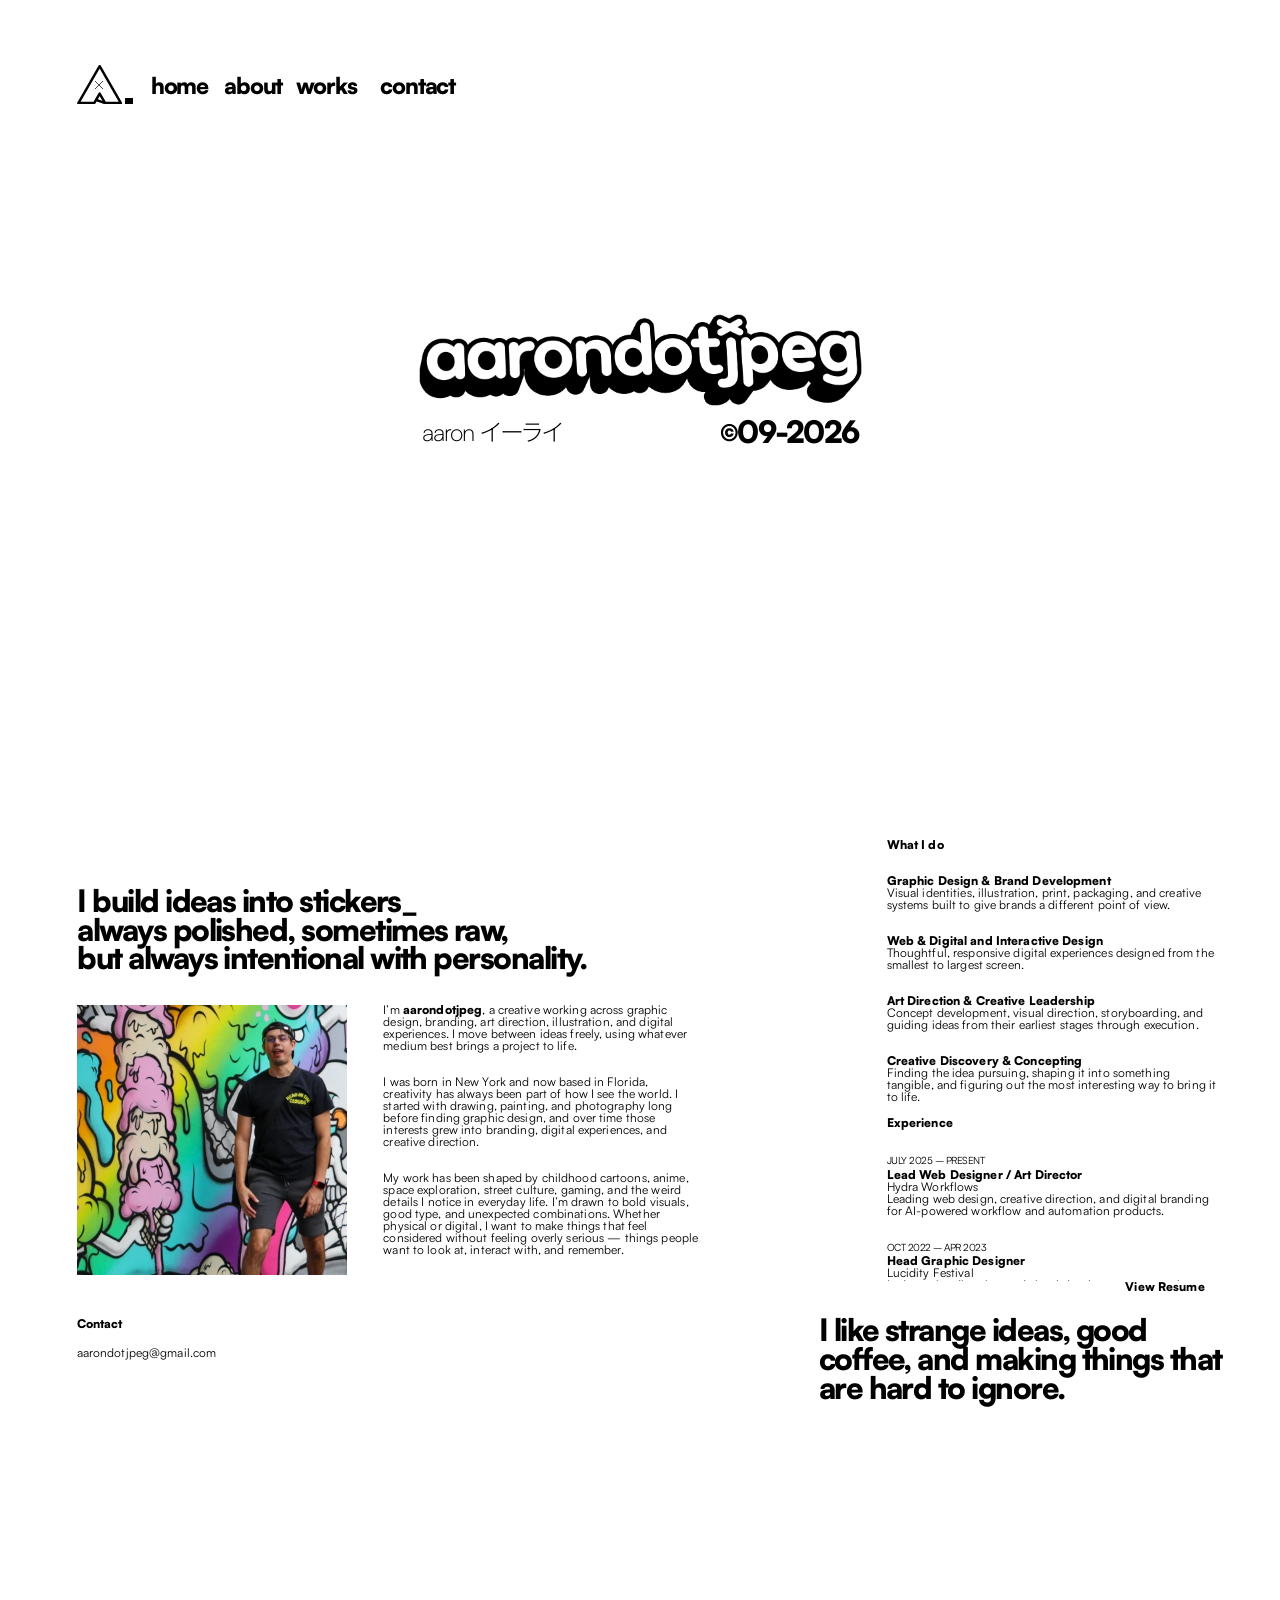
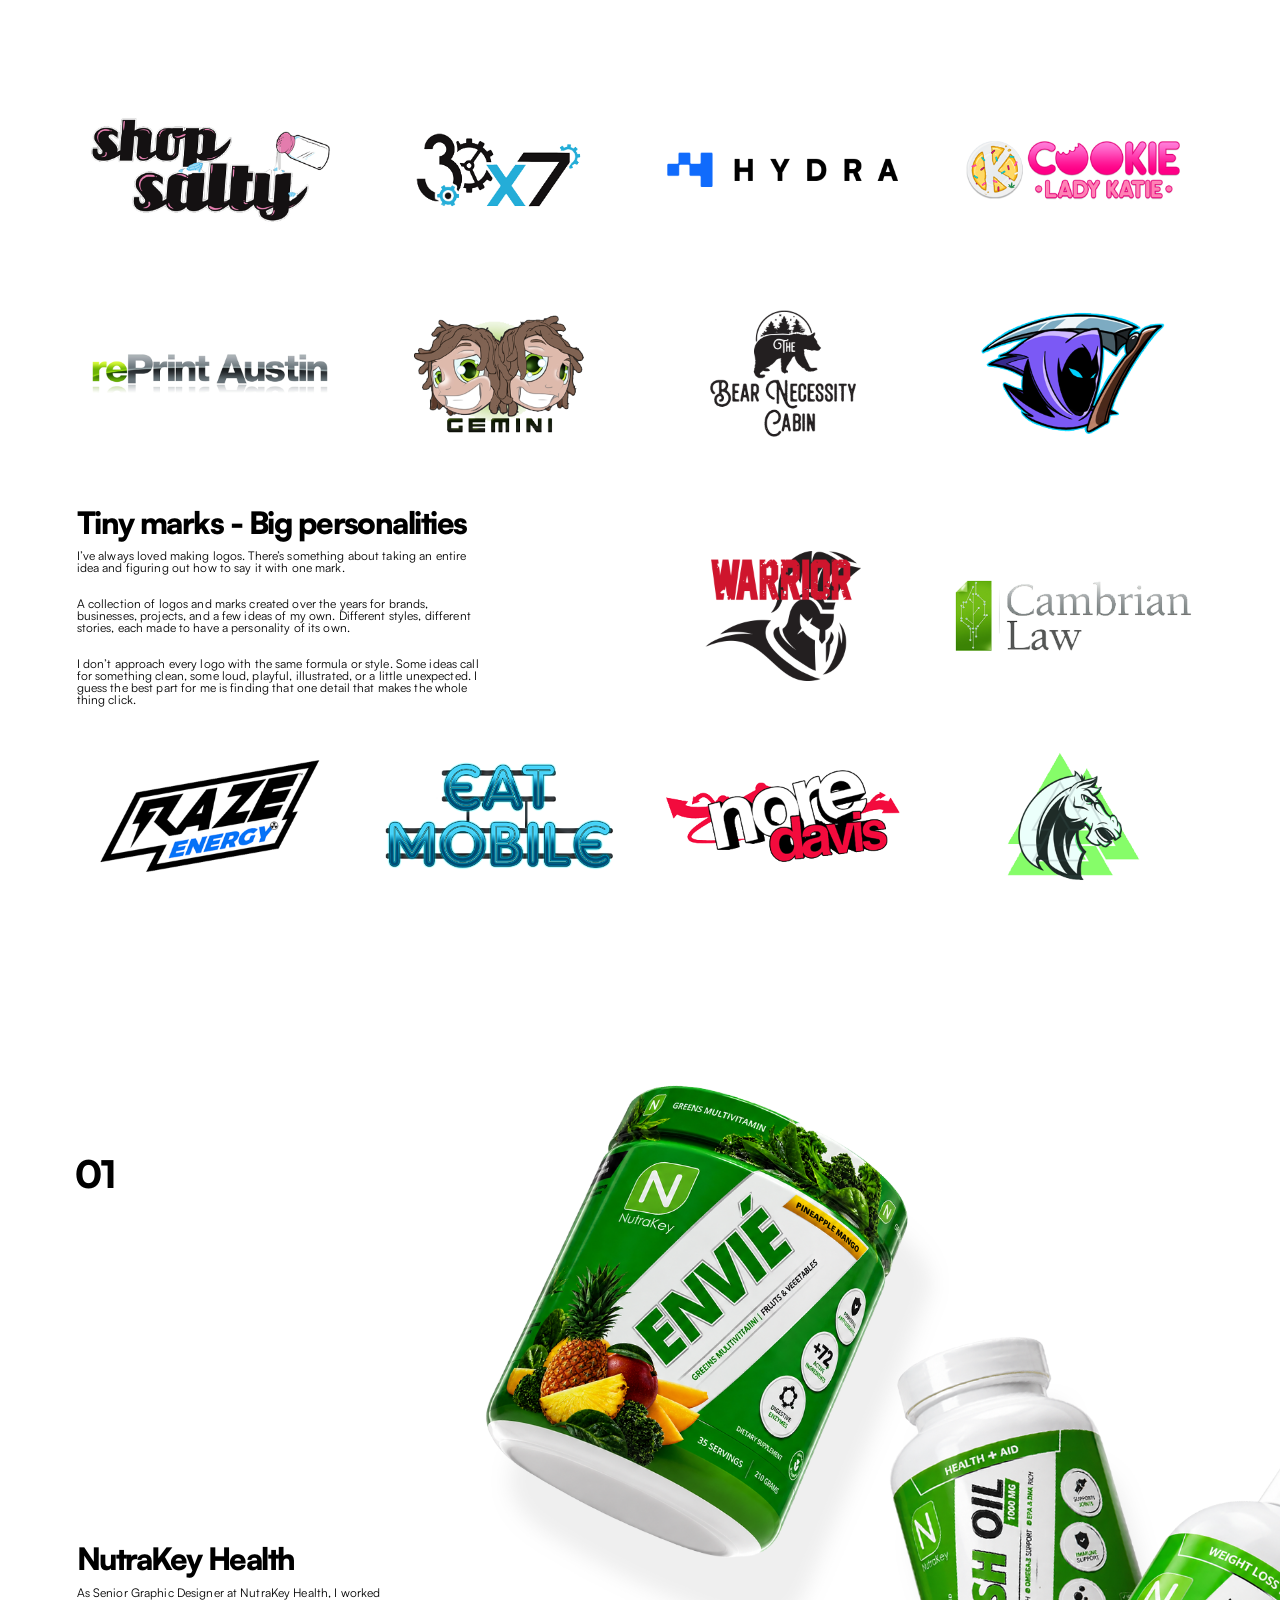
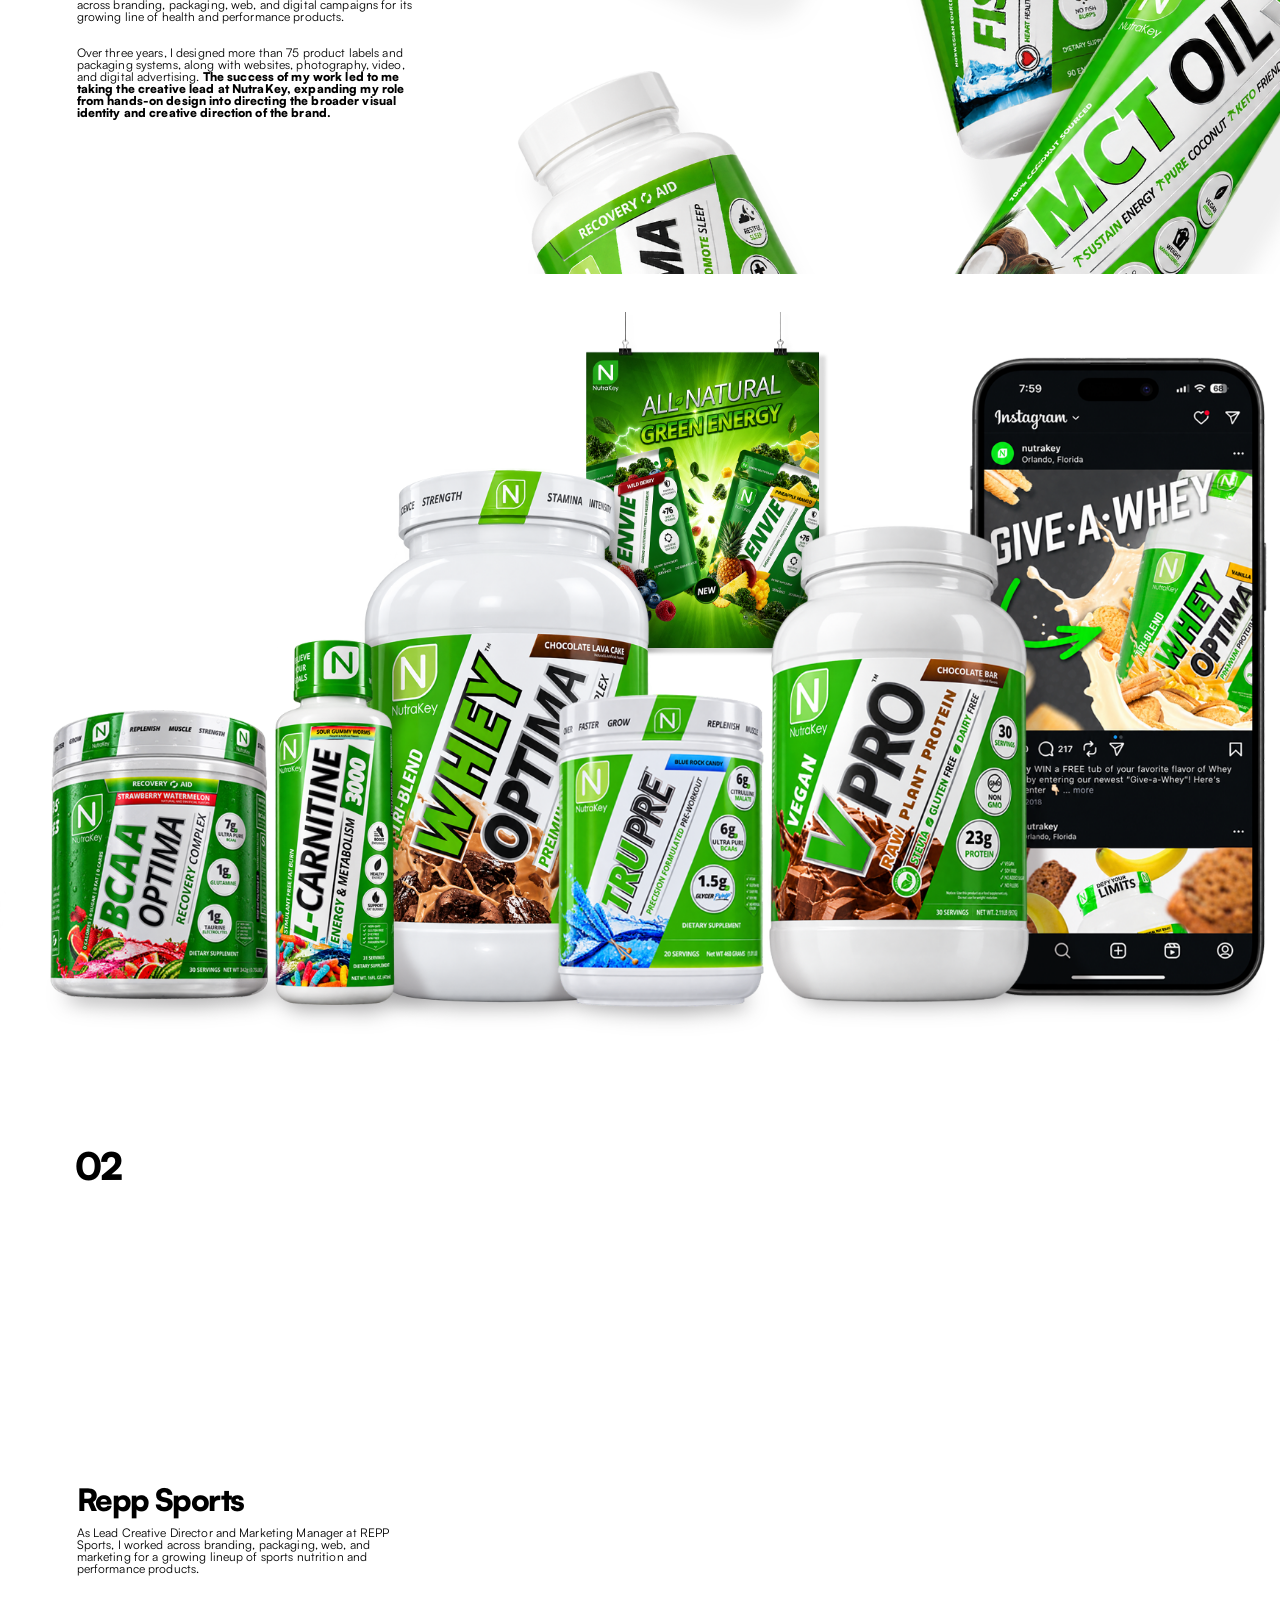
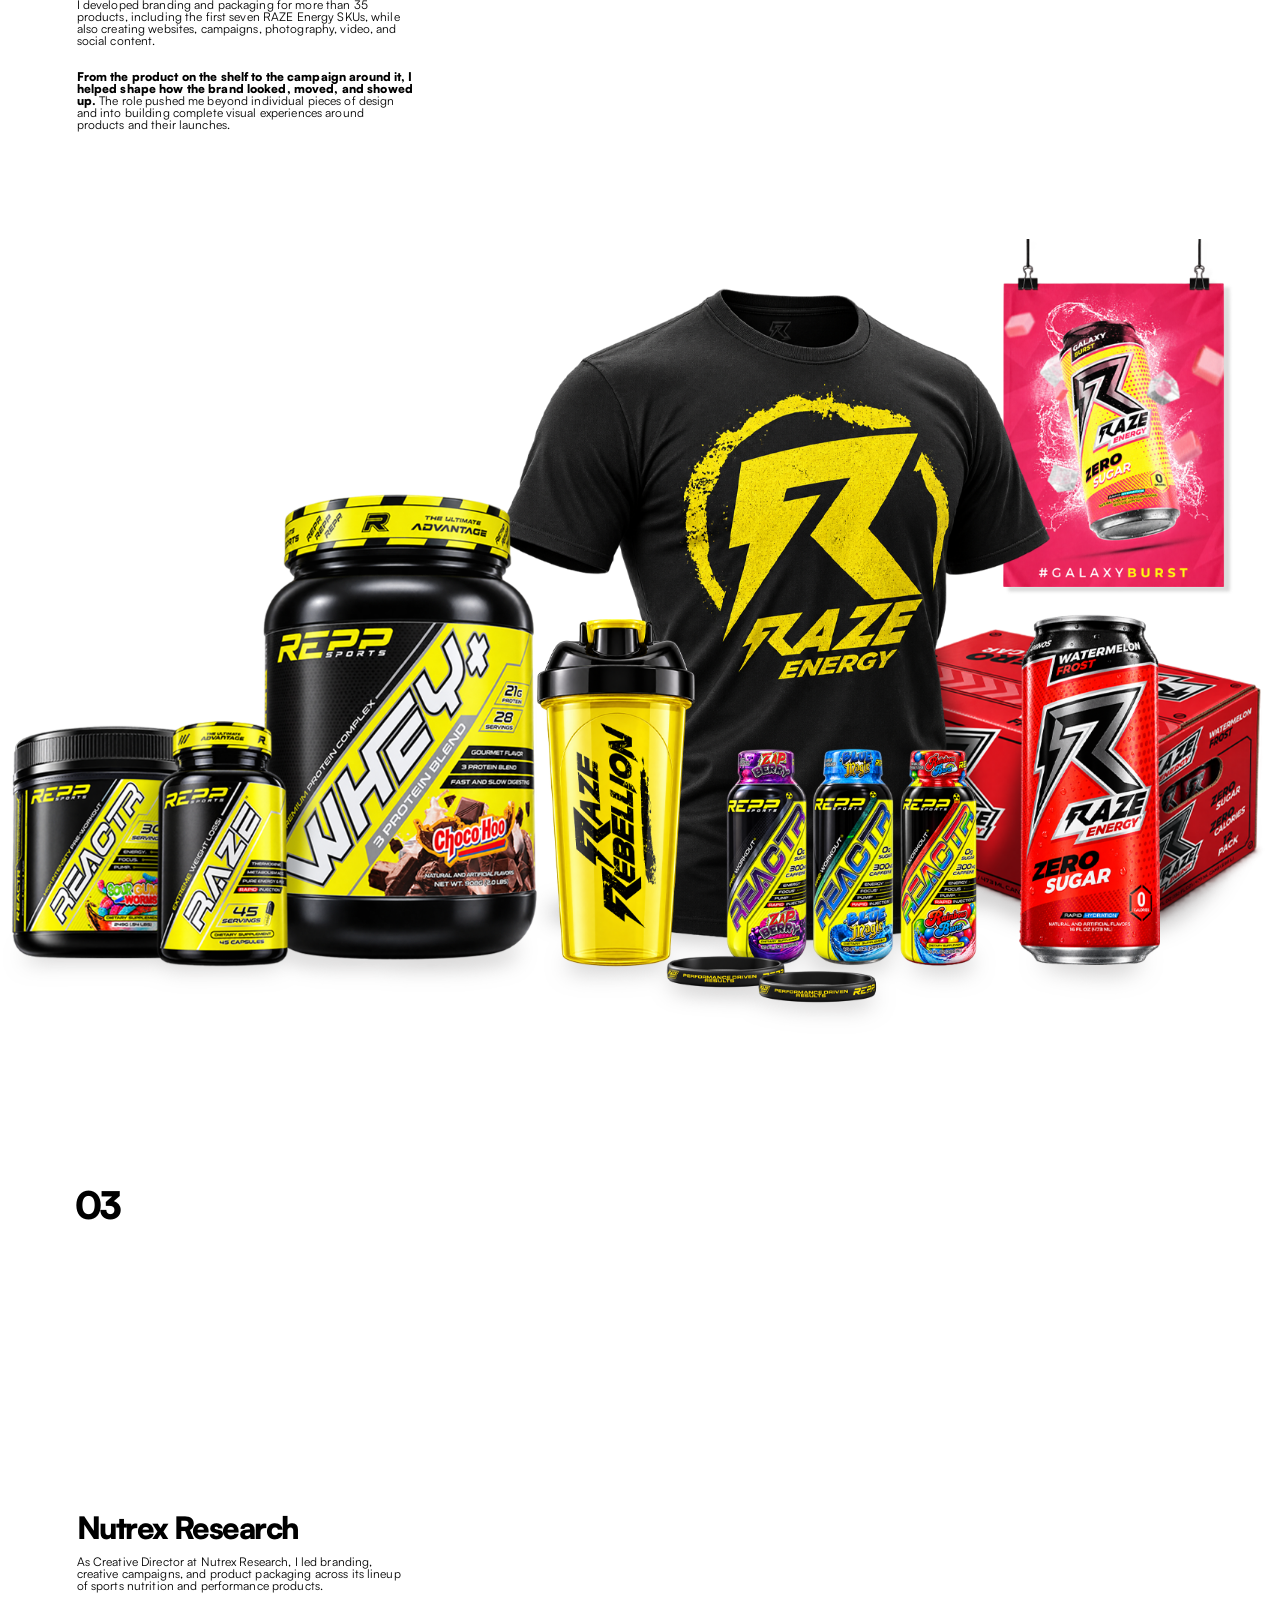
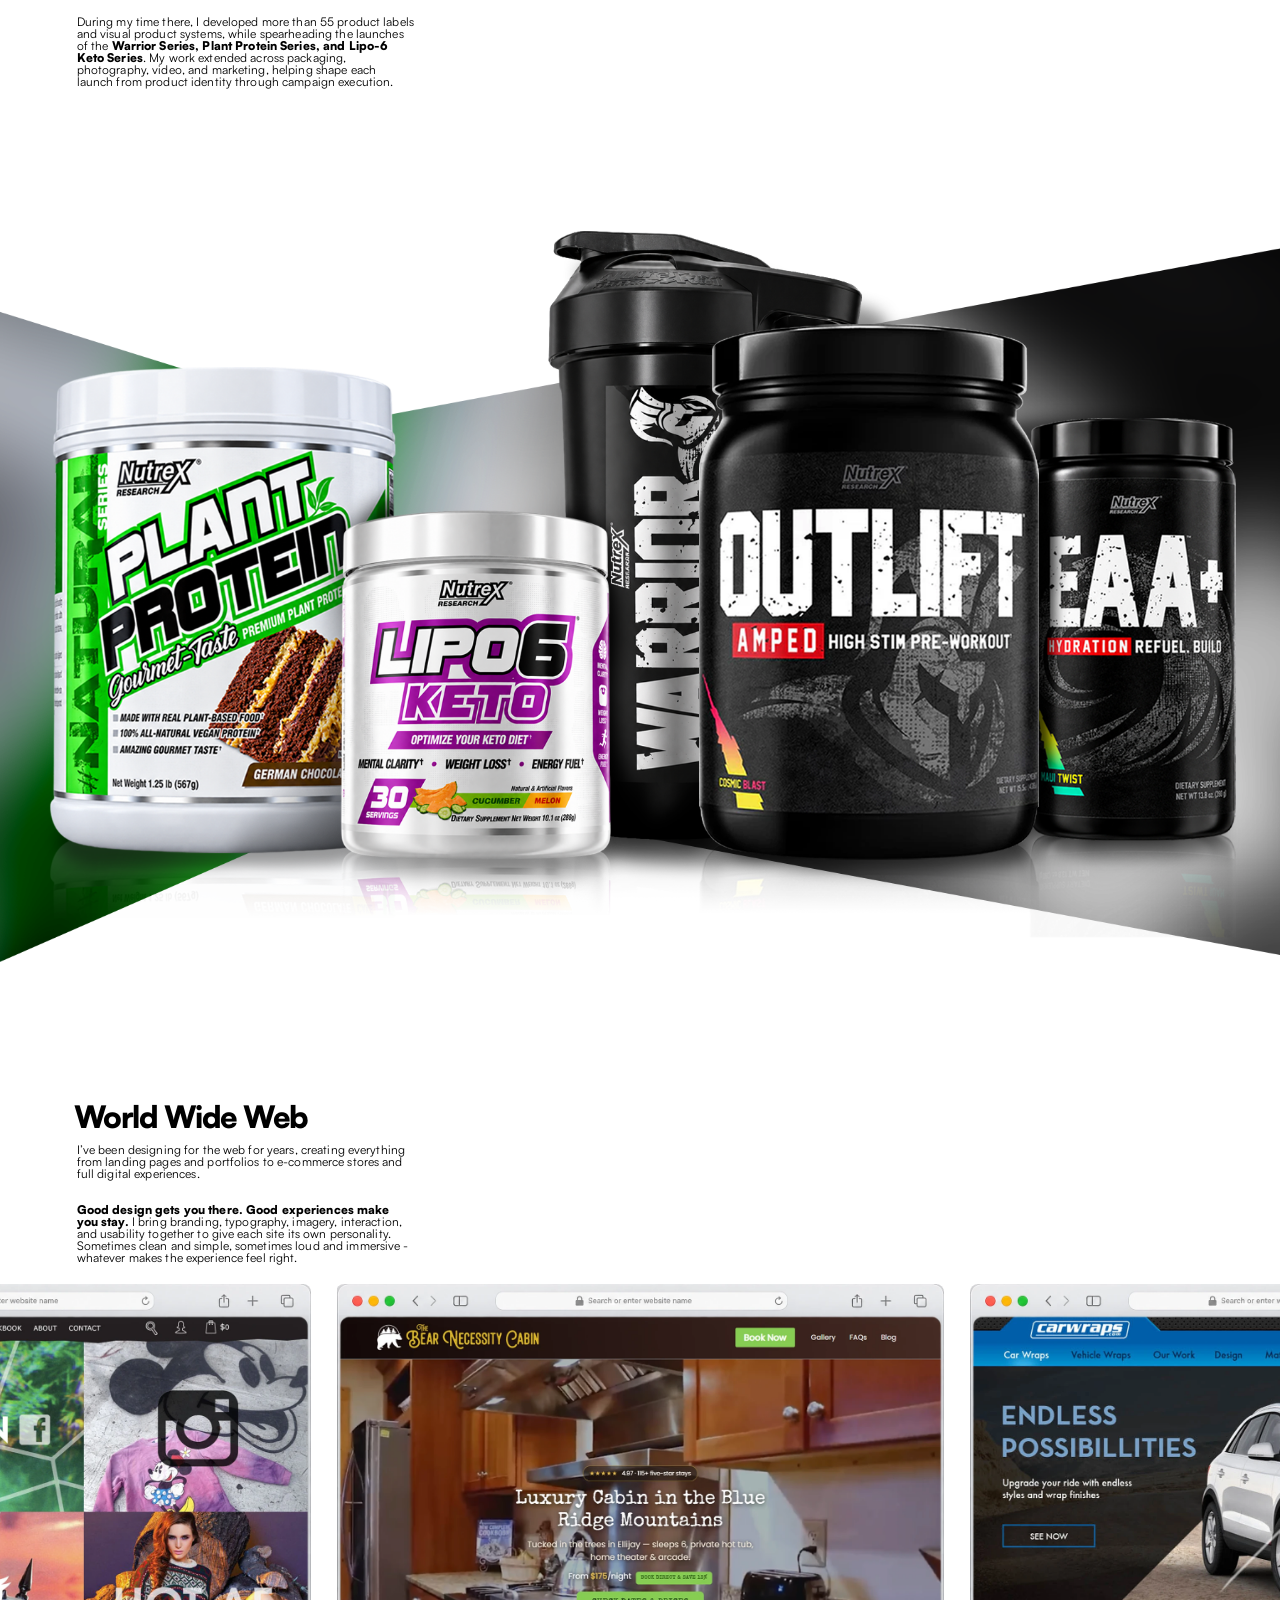
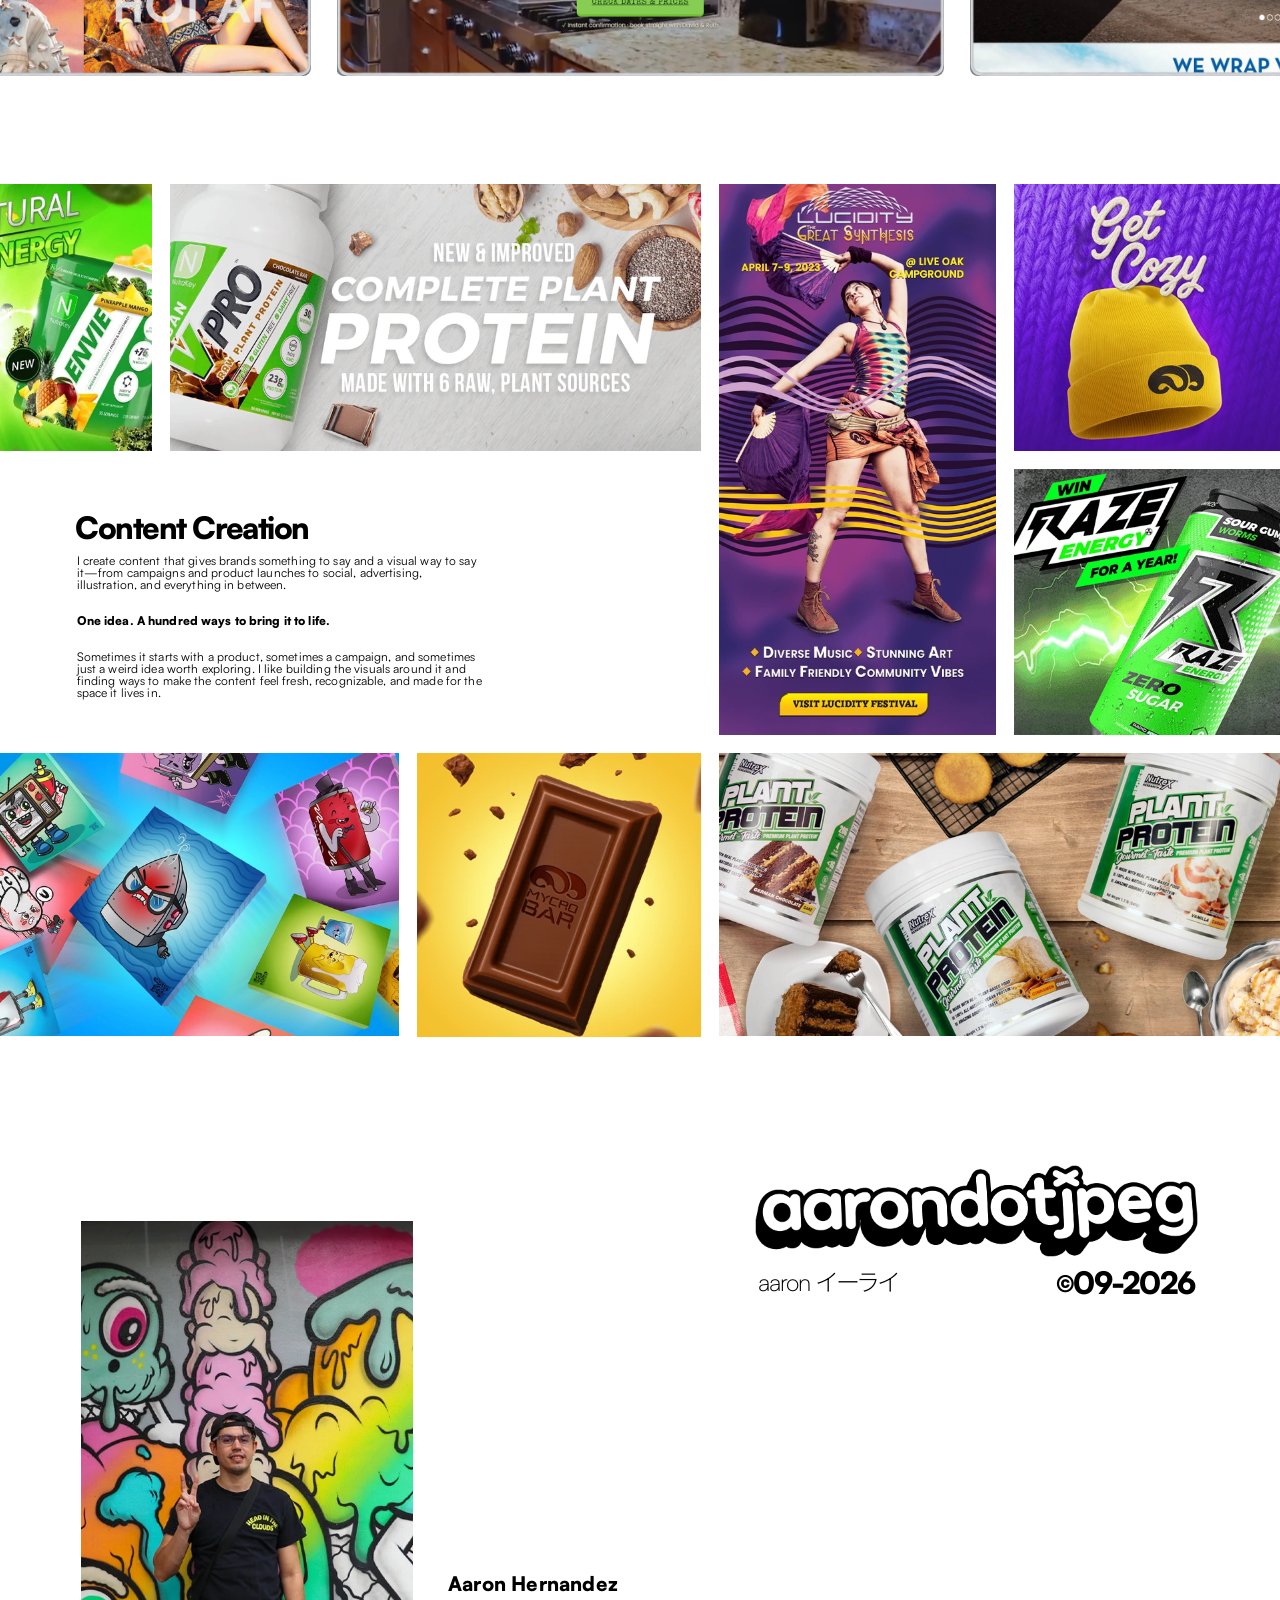
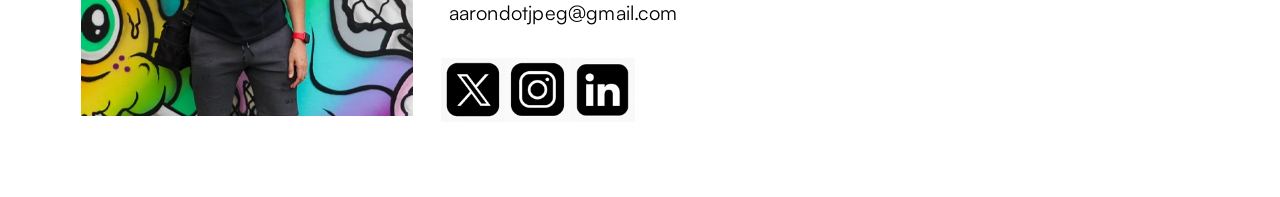
<file: web/index.html>
<!doctype html>
<html lang="en">
<head>
<meta charset="utf-8">
<meta name="viewport" content="width=device-width, initial-scale=1, viewport-fit=cover">
<title>aarondotjpeg</title>
<meta name="description" content="Portfolio of aarondotjpeg — graphic design, brand development and art direction.">
<meta name="color-scheme" content="light">
<link rel="preload" href="assets/fonts/Satoshi-Black.woff2" as="font" type="font/woff2" crossorigin>
<link rel="preload" href="assets/fonts/Satoshi-Light.woff2" as="font" type="font/woff2" crossorigin>

<link rel="stylesheet" href="styles/reset.css">
<link rel="stylesheet" href="styles/tokens.css">
<link rel="stylesheet" href="styles/base.css">
<link rel="stylesheet" href="styles/panels.css">
<link rel="stylesheet" href="styles/nav.css">
<link rel="stylesheet" href="styles/home.css">
<link rel="stylesheet" href="styles/about.css">
<link rel="stylesheet" href="styles/works.css">
<link rel="stylesheet" href="styles/project.css">
<link rel="stylesheet" href="styles/contact.css">
<link rel="stylesheet" href="styles/pdfview.css">
</head>
<body>

<a class="skip-link" href="#main">Skip to content</a>

<!-- ==========================================================================
     NAV — persistent across all nine panels. Collapsed by default; the
     triangle toggles the links in and out and the state is the visitor's to
     keep. Artboard 1 draws it open, which is the toggled state.
     ========================================================================== -->
<nav class="nav" id="nav" data-open="true" aria-label="Primary">
  <!-- Clips at the triangle's right edge so the links only ever emerge from it. -->
  <div class="nav__reveal">
    <ul class="nav__list" id="navList">
      <li class="nav__item"><a class="nav__link" href="#home"  data-panel="home">home</a></li>
      <li class="nav__item"><a class="nav__link" href="#about" data-panel="about">about</a></li>
      <li class="nav__item nav__item--works"><a class="nav__link" href="#works" data-panel="works">works</a></li>
      <li class="nav__item nav__item--contact"><a class="nav__link" href="#contact" data-panel="contact">contact</a></li>
    </ul>
  </div>

  <button class="nav__toggle" id="navToggle" type="button"
          aria-expanded="true" aria-controls="navList">
    <svg class="nav__triangle" viewBox="0 0 91.6025 80" stroke="currentColor"
         stroke-width="5" stroke-linecap="round" stroke-linejoin="round" aria-hidden="true">
      <!-- Opaque fill: the mark itself masks the links sliding behind it, so
           no white rectangle is needed. -->
      <path fill="var(--c-bg)" transform="matrix(1,0,0,-1,45.8013,58.1223)" d="M0 0 11.188-19.378H43.301L0 55.622-43.301-19.378H-11.188L0 0Z"/>
      <path fill="none" transform="matrix(1,0,0,-1,56.989,77.5)" d="M0 0-17.931 6.256"/>
    </svg>
    <svg class="nav__icon nav__icon--x" viewBox="0 0 12.1431 12.1431" fill="none"
         stroke="currentColor" stroke-width="1" aria-hidden="true">
      <path transform="matrix(1,0,0,-1,.3535,.3535)" d="M0 0 11.436-11.436"/>
      <path transform="matrix(1,0,0,-1,11.7896,.3535)" d="M0 0-11.436-11.436"/>
    </svg>
    <svg class="nav__icon nav__icon--caret" viewBox="0 0 12.1431 12.1431" fill="none"
         stroke="currentColor" stroke-width="1" stroke-linecap="round" stroke-linejoin="round" aria-hidden="true">
      <path d="M1.1 4.3 6.07 9.27 11.04 4.3"/>
    </svg>
    <span class="visually-hidden">Toggle navigation</span>
  </button>

  <span class="nav__dot" aria-hidden="true"></span>
</nav>

<!-- ==========================================================================
     PANEL STACK — twelve sections, artboards 1-8, continuous normal-flow
     scroll (no sticky, no slide transition — settled 2026-08-27, replacing
     the earlier sticky-stack build).
       --ar : artboard height / 1920 — sets each section's proportional
              min-height so the composition keeps the PSD's ratio.
     ========================================================================== -->
<main class="stack" id="main">

  <section class="panel" id="home"
           style="--ar:0.562500" aria-label="Home">
    <div class="panel__inner">
      <!-- Hidden until the mouse reveals it in a pixelated trail — see
           scripts/home-reveal.js. Decorative, so no fallback content: a
           visitor who never moves the mouse (or has reduced motion) just
           sees the plain page underneath, which is a complete page on its
           own already. -->
      <canvas class="home__reveal" aria-hidden="true"></canvas>
      <div class="stage">
        <img class="home__logo" src="assets/img/logo.png"
             alt="aarondotjpeg" width="677" height="150" fetchpriority="high" decoding="async">
        <div class="home__sub">
          <p class="home__wordmark">aaron <span class="jp">イーライ</span></p>
          <p class="home__copyright"><span class="home__c">©</span>09-2026</p>
        </div>
      </div>
    </div>
  </section>

  <section class="panel" id="about"
           style="--ar:0.562500" aria-label="About">
    <div class="panel__inner">
      <div class="stage">

        <h2 class="ab-headline">I build ideas into<br class="ab-headline__br--word"> <span aria-hidden="true"><span class="ab-word" data-words="worlds,stickers,websites,t-shirts,inventions,cartoons,campaigns,products,content,profit">worlds</span><span class="ab-cursor">_</span></span><span class="visually-hidden">worlds</span><br>always polished, sometimes raw,<br class="ab-headline__br--tail"> but always intentional with personality.</h2>

        <picture class="ab-photo">
          <source srcset="assets/img/about-portrait-3.webp" type="image/webp">
          <img src="assets/img/about-portrait-3.jpg" alt="Aaron standing in front of a brightly painted mural"
               width="405" height="405" loading="lazy" decoding="async">
        </picture>

        <div class="ab-bio">
          <p>I’m <b>aarondotjpeg</b>, a creative working across graphic design, branding, art direction, illustration, and digital experiences. I move between ideas freely, using whatever medium best brings a project to life.</p>
          <p>I was born in New York and now based in Florida, creativity has always been part of how I see the world. I started with drawing, painting, and photography long before finding graphic design, and over time those interests grew into branding, digital experiences, and creative direction.</p>
          <p>My work has been shaped by childhood cartoons, anime, space exploration, street culture, gaming, and the weird details I notice in everyday life. I’m drawn to bold visuals, good type, and unexpected combinations. Whether physical or digital, I want to make things that feel considered without feeling overly serious — things people want to look at, interact with, and remember.</p>
        </div>

        <div class="ab-contact">
          <p class="ab-contact-label">Contact</p>
          <a class="ab-email" href="mailto:aarondotjpeg@gmail.com">aarondotjpeg@gmail.com</a>
        </div>

        <div class="ab-do">
          <p class="ab-do__label">What I do</p>
          <div class="ab-do__item">
            <p class="ab-do__t">Graphic Design &amp; Brand Development</p>
            <p class="ab-do__d">Visual identities, illustration, print, packaging, and creative systems built to give brands a different point of view.</p>
          </div>
          <div class="ab-do__item">
            <p class="ab-do__t">Web &amp; Digital and Interactive Design</p>
            <p class="ab-do__d">Thoughtful, responsive digital experiences designed from the smallest to largest screen.</p>
          </div>
          <div class="ab-do__item">
            <p class="ab-do__t">Art Direction &amp; Creative Leadership</p>
            <p class="ab-do__d">Concept development, visual direction, storyboarding, and guiding ideas from their earliest stages through execution.</p>
          </div>
          <div class="ab-do__item">
            <p class="ab-do__t">Creative Discovery &amp; Concepting</p>
            <p class="ab-do__d">Finding the idea pursuing, shaping it into something tangible, and figuring out the most interesting way to bring it to life.</p>
          </div>
        </div>

        <div class="ab-exp">
        <p class="ab-exp-label">Experience</p>

        <!-- Auto-scrolling marquee: dates now ride inside each entry (not a
             separate absolutely-positioned column) because a marquee moves
             the entries — a fixed date column would immediately drift away
             from the entry it labels.

             The 6 entries are duplicated once, all 12 as direct siblings
             (not grouped in wrapping divs) so the ordinary
             .ab-exp__entry + .ab-exp__entry gap rule applies uniformly
             across every boundary, INCLUDING the seam between the last real
             entry and the first duplicate — otherwise that one seam has no
             gap at all. scripts/marquee.js measures the real pixel distance
             from entry 1 to entry 7 (one full logical loop, gap included)
             and drives the keyframe off that — a plain -50% is only exactly
             right when the two halves are gapless, which they no longer
             are once every boundary carries the same margin. -->
        <div class="ab-exp-scroll">
          <div class="ab-exp-track">
            <div class="ab-exp__entry">
              <p class="ab-exp__when">JULY 2025 – PRESENT</p>
              <p class="ab-exp__role">Lead Web Designer / Art Director</p>
              <p class="ab-exp__org">Hydra Workflows</p>
              <p class="ab-exp__desc">Leading web design, creative direction, and digital branding for AI-powered workflow and automation products.</p>
            </div>
            <div class="ab-exp__entry">
              <p class="ab-exp__when">OCT 2022 – APR 2023</p>
              <p class="ab-exp__role">Head Graphic Designer</p>
              <p class="ab-exp__org">Lucidity Festival</p>
              <p class="ab-exp__desc">Led creative direction and visual development across the festival’s 10th anniversary campaign, from digital to on-site experiences.</p>
            </div>
            <div class="ab-exp__entry">
              <p class="ab-exp__when">MAR 2019 – MAY 2020</p>
              <p class="ab-exp__role">Creative Director</p>
              <p class="ab-exp__org">Nutrex Research</p>
              <p class="ab-exp__desc">Directed branding, creative campaigns, and packaging across a growing portfolio of health and performance products.</p>
            </div>
            <div class="ab-exp__entry">
              <p class="ab-exp__when">FEB 2017 – MAR 2019</p>
              <p class="ab-exp__role">Lead Creative Director / Marketing Manager</p>
              <p class="ab-exp__org">Repp Sports</p>
              <p class="ab-exp__desc">Led branding, digital marketing, and creative campaigns across product launches, e-commerce, and social.</p>
            </div>
            <div class="ab-exp__entry">
              <p class="ab-exp__when">JAN 2016 – MAR 2019</p>
              <p class="ab-exp__role">Senior Graphic Designer</p>
              <p class="ab-exp__org">NutraKey Health</p>
              <p class="ab-exp__desc">Shaped branding, packaging, digital campaigns, and web experiences across a large portfolio of health and performance products.</p>
            </div>
            <div class="ab-exp__entry">
              <p class="ab-exp__when">AUG 2013 – MAY 2014</p>
              <p class="ab-exp__role">Graphic Designer / Project Manager</p>
              <p class="ab-exp__org">Pin Agency</p>
              <p class="ab-exp__desc">Developed brand identities, digital experiences, and creative campaigns across a diverse portfolio of agency clients.</p>
            </div>
            <div class="ab-exp__entry" aria-hidden="true">
              <p class="ab-exp__when">JULY 2025 – PRESENT</p>
              <p class="ab-exp__role">Lead Web Designer / Art Director</p>
              <p class="ab-exp__org">Hydra Workflows</p>
              <p class="ab-exp__desc">Leading web design, creative direction, and digital branding for AI-powered workflow and automation products.</p>
            </div>
            <div class="ab-exp__entry" aria-hidden="true">
              <p class="ab-exp__when">OCT 2022 – APR 2023</p>
              <p class="ab-exp__role">Head Graphic Designer</p>
              <p class="ab-exp__org">Lucidity Festival</p>
              <p class="ab-exp__desc">Led creative direction and visual development across the festival’s 10th anniversary campaign, from digital to on-site experiences.</p>
            </div>
            <div class="ab-exp__entry" aria-hidden="true">
              <p class="ab-exp__when">MAR 2019 – MAY 2020</p>
              <p class="ab-exp__role">Creative Director</p>
              <p class="ab-exp__org">Nutrex Research</p>
              <p class="ab-exp__desc">Directed branding, creative campaigns, and packaging across a growing portfolio of health and performance products.</p>
            </div>
            <div class="ab-exp__entry" aria-hidden="true">
              <p class="ab-exp__when">FEB 2017 – MAR 2019</p>
              <p class="ab-exp__role">Lead Creative Director / Marketing Manager</p>
              <p class="ab-exp__org">Repp Sports</p>
              <p class="ab-exp__desc">Led branding, digital marketing, and creative campaigns across product launches, e-commerce, and social.</p>
            </div>
            <div class="ab-exp__entry" aria-hidden="true">
              <p class="ab-exp__when">JAN 2016 – MAR 2019</p>
              <p class="ab-exp__role">Senior Graphic Designer</p>
              <p class="ab-exp__org">NutraKey Health</p>
              <p class="ab-exp__desc">Shaped branding, packaging, digital campaigns, and web experiences across a large portfolio of health and performance products.</p>
            </div>
            <div class="ab-exp__entry" aria-hidden="true">
              <p class="ab-exp__when">AUG 2013 – MAY 2014</p>
              <p class="ab-exp__role">Graphic Designer / Project Manager</p>
              <p class="ab-exp__org">Pin Agency</p>
              <p class="ab-exp__desc">Developed brand identities, digital experiences, and creative campaigns across a diverse portfolio of agency clients.</p>
            </div>
          </div>
        </div>
        </div>

        <a class="ab-resume" href="assets/aaron-hernandez-resume.pdf"
           data-pdf="Resume" data-pdf-pages="assets/img/resume-2.webp"
           target="_blank" rel="noopener">View Resume</a>

        <h3 class="ab-quote">I like strange ideas, good<br class="ab-quote__br--head"> coffee, and making things<br class="ab-quote__br--a"> that<br class="ab-quote__br--b"> are hard to ignore.</h3>

      </div>
    </div>
  </section>

  <section class="panel" id="works"
           style="--ar:0.847917" aria-label="Works">
    <div class="panel__inner">
      <div class="stage" style="--stage-h:1628">

        <h2 class="wk-title">Tiny marks - Big personalities</h2>

        <div class="wk-bio">
          <p>I’ve always loved making logos. There’s something about taking an entire idea and figuring out how to say it with one mark.</p>
          <p>A collection of logos and marks created over the years for brands, businesses, projects, and a few ideas of my own. Different styles, different stories, each made to have a personality of its own.</p>
          <p>I don’t approach every logo with the same formula or style. Some ideas call for something clean, some loud, playful, illustrated, or a little unexpected. I guess the best part for me is finding that one detail that makes the whole thing click.</p>
        </div>

        <img class="wk-logo" style="--x:315; --y:380; --w:351; --h:138"
             src="assets/img/works/nore-logo-2.webp" alt="Nore"
             width="351" height="138" loading="lazy" decoding="async">
        <img class="wk-logo" style="--x:748; --y:380; --w:247; --h:109"
             src="assets/img/works/30x7-logo-2.webp" alt="30x7"
             width="247" height="109" loading="lazy" decoding="async">
        <img class="wk-logo" style="--x:1174; --y:380; --w:353; --h:107"
             src="assets/img/works/law-logo-2.webp" alt="Law"
             width="353" height="107" loading="lazy" decoding="async">
        <img class="wk-logo" style="--x:1610; --y:380; --w:319; --h:86"
             src="assets/img/works/cookie-logo-2.webp" alt="Cookie"
             width="319" height="86" loading="lazy" decoding="async">
        <img class="wk-logo" style="--x:315; --y:685; --w:276; --h:185"
             src="assets/img/works/reaper-logo-2.webp" alt="Reaper"
             width="276" height="185" loading="lazy" decoding="async">
        <img class="wk-logo" style="--x:748; --y:685; --w:344; --h:162"
             src="assets/img/works/eat-mobile-logo-2.webp" alt="Eat Mobile"
             width="344" height="162" loading="lazy" decoding="async">
        <img class="wk-logo" style="--x:1174; --y:685; --w:201; --h:193"
             src="assets/img/works/horse-logo-2.webp" alt="Horse"
             width="201" height="193" loading="lazy" decoding="async">
        <img class="wk-logo" style="--x:1610; --y:685; --w:219; --h:190"
             src="assets/img/works/bear-logo-2.webp" alt="Bear"
             width="219" height="190" loading="lazy" decoding="async">
        <img class="wk-logo" style="--x:1174; --y:1048; --w:361; --h:157"
             src="assets/img/works/salty-logo-2.webp" alt="Salty"
             width="361" height="157" loading="lazy" decoding="async">
        <img class="wk-logo" style="--x:1610; --y:1048; --w:354; --h:61"
             src="assets/img/works/austin-logo-2.webp" alt="Austin"
             width="354" height="61" loading="lazy" decoding="async">
        <img class="wk-logo" style="--x:315; --y:1349; --w:329; --h:168"
             src="assets/img/works/raze-logo-2.webp" alt="Raze"
             width="329" height="168" loading="lazy" decoding="async">
        <img class="wk-logo" style="--x:748; --y:1349; --w:257; --h:177"
             src="assets/img/works/gemini-logo-2.webp" alt="Gemini"
             width="257" height="177" loading="lazy" decoding="async">
        <img class="wk-logo" style="--x:1174; --y:1349; --w:349; --h:52"
             src="assets/img/works/hydra-logo-2.webp" alt="Hydra"
             width="349" height="52" loading="lazy" decoding="async">
        <img class="wk-logo" style="--x:1610; --y:1349; --w:234; --h:195"
             src="assets/img/works/warrior-logo-2.webp" alt="Warrior"
             width="234" height="195" loading="lazy" decoding="async">

      </div>
    </div>
  </section>

  <!-- pj-bg sits OUTSIDE .stage now: it's a full-bleed cover background sized
       to the panel itself, not the design-pixel stage, so it always fills the
       panel edge-to-edge with no gap at any window shape. Text stays on the
       untouched, already-verified width-fit .stage. See project.css. -->
  <!-- The right-side artwork is no longer a full-bleed composite for this
       panel: it's its own windowed element (.pj-window, sized to the PSD's
       original 1192x1080 right-hand box) with a taller image inside that
       scroll-parallaxes into view — see scripts/parallax.js. Left side
       stays plain panel background (white), same as it was inside the old
       flat composite. -->
  <section class="panel panel--project" id="nutrakey"
           style="--ar:0.651042" aria-label="NutraKey Health">
    <div class="panel__inner">
      <div class="stage" style="--stage-h:1250">
        <p class="pj-num"   style="--x:112; --y:172.4">01</p>
        <h2 class="pj-title" style="--y:755">NutraKey Health</h2>
        <div class="pj-bio" style="--y:819; --w:506">
          <p>As Senior Graphic Designer at NutraKey Health, I worked across branding, packaging, web, and digital campaigns for its growing line of health and performance products.</p>
          <p>Over three years, I designed more than 75 product labels and packaging systems, along with websites, photography, video, and digital advertising. <b>The success of my work led to me taking the creative lead at NutraKey, expanding my role from hands-on design into directing the broader visual identity and creative direction of the brand.</b></p>
        </div>
        <div class="pj-window" style="--x:728; --y:0; --w:1192; --h:1250">
          <img class="pj-parallax" src="assets/img/work/nutrakey-a-right-2.webp"
               alt="NutraKey supplement collage — Envié, Fish Oil, MCT Oil and Z Optima"
               width="1161" height="1660" loading="lazy" decoding="async">
        </div>
      </div>
    </div>
  </section>

  <section class="panel panel--project" id="nutrakey-work"
           style="--ar:0.569792" aria-label="NutraKey Health, continued">
    <div class="panel__inner">
      <img class="pj-bg" src="assets/img/work/nutrakey-b-2.webp"
           alt="NutraKey product range and social campaign — BCAA Optima, L-Carnitine, Whey Optima, TruPre and V Pro"
           width="1741" height="992" loading="lazy" decoding="async">
    </div>
  </section>

  <!-- The four cans are separate elements (not a flat composite) so each
       can fade in on its own — see scripts/can-reveal.js. Left-to-right
       order matches the PSD (galaxy, sour, guava, watermelon); watermelon
       sits partly past the panel's right edge and is clipped by
       .panel__inner's own overflow:clip, same as the PSD's crop. -->
  <section class="panel panel--project" id="repp-sports"
           style="--ar:0.563021" aria-label="Repp Sports">
    <div class="panel__inner">
      <div class="stage" style="--stage-h:1081">
        <p class="pj-num"   style="--x:112; --y:102.4">02</p>
        <h2 class="pj-title" style="--y:607">Repp Sports</h2>
        <div class="pj-bio" style="--y:671; --w:506">
          <p>As Lead Creative Director and Marketing Manager at REPP Sports, I worked across branding, packaging, web, and marketing for a growing lineup of sports nutrition and performance products.</p>
          <p>I developed branding and packaging for more than 35 products, including the first seven RAZE Energy SKUs, while also creating websites, campaigns, photography, video, and social content.</p>
          <p><b>From the product on the shelf to the campaign around it, I helped shape how the brand looked, moved, and showed up.</b> The role pushed me beyond individual pieces of design and into building complete visual experiences around products and their launches.</p>
        </div>
        <div class="pj-cans">
          <img class="pj-can" data-can-order="4" style="--x:725; --y:138; --w:331; --h:844"
               src="assets/img/work/repp-can-galaxy.webp" alt="Raze Energy, Galaxy Burst"
               width="331" height="844" loading="lazy" decoding="async">
          <img class="pj-can" data-can-order="3" style="--x:1073; --y:138; --w:331; --h:844"
               src="assets/img/work/repp-can-sour.webp" alt="Raze Energy, Sour Gummy Worms"
               width="331" height="844" loading="lazy" decoding="async">
          <img class="pj-can" data-can-order="2" style="--x:1421; --y:138; --w:331; --h:844"
               src="assets/img/work/repp-can-guava.webp" alt="Raze Energy, Guava Mango"
               width="331" height="844" loading="lazy" decoding="async">
          <img class="pj-can" data-can-order="1" style="--x:1769; --y:138; --w:331; --h:844"
               src="assets/img/work/repp-can-watermelon.webp" alt="Raze Energy, Watermelon Frost"
               width="331" height="844" loading="lazy" decoding="async">
        </div>
      </div>
    </div>
  </section>

  <section class="panel panel--project" id="repp-sports-work"
           style="--ar:0.620973" aria-label="Repp Sports, continued">
    <div class="panel__inner">
      <img class="pj-bg" src="assets/img/work/repp-b-2.webp"
         alt="Repp Sports product range — REACTR, RAZE, Whey+, apparel and Raze Energy 12-pack"
         width="1707" height="1060" loading="lazy" decoding="async">
    </div>
  </section>

  <!-- One flat image, fades in — see scripts/nutrex-reveal.js and
       .nx-reveal in project.css. Triggers once, the first time the panel
       scrolls into view. -->
  <section class="panel panel--project" id="nutrex"
           style="--ar:0.563021" aria-label="Nutrex Research">
    <div class="panel__inner">
      <div class="stage" style="--stage-h:1081">
        <p class="pj-num"   style="--x:112; --y:172.4">03</p>
        <h2 class="pj-title" style="--y:662">Nutrex Research</h2>
        <div class="pj-bio" style="--y:726; --w:506">
          <p>As Creative Director at Nutrex Research, I led branding, creative campaigns, and product packaging across its lineup of sports nutrition and performance products.</p>
          <p>During my time there, I developed more than 55 product labels and visual product systems, while spearheading the launches of the <b>Warrior Series, Plant Protein Series, and Lipo-6 Keto Series</b>. My work extended across packaging, photography, video, and marketing, helping shape each launch from product identity through campaign execution.</p>
        </div>
        <!-- x+w = 1920, flush with the panel's own right edge (not just
             the padded text column — see the mobile/tablet notes on
             #nutrakey .pj-window for why that distinction matters). -->
        <div class="nx-reveal" style="--x:820; --y:83.5; --w:1100; --h:914">
          <img class="nx-reveal__img" src="assets/img/work/nutrex-reveal-2.webp"
               alt="Nutrex Research Warrior pre-workout, front and back label"
               width="1303" height="1083" loading="lazy" decoding="async">
        </div>
      </div>
    </div>
  </section>

  <section class="panel panel--project" id="nutrex-work"
           style="--ar:0.571111" aria-label="Nutrex Research, continued">
    <div class="panel__inner">
      <img class="pj-bg" src="assets/img/work/nutrex-stack.webp"
         alt="Nutrex Research product range — Plant Protein, Lipo-6 Keto, Warrior, Outlift and EAA+"
         width="1800" height="1028" loading="lazy" decoding="async">
    </div>
  </section>

  <!-- ARTBOARD 7 — World Wide Web. Three laptops from the PSD (Layer 81 /
       copy / copy 2, at x -566/465/1496, all y383, 996x555 each) become a
       6-slide drag carousel; the caption tracks whichever slide is centered.
       See webcarousel.js. -->
  <section class="panel panel--project" id="world-wide-web"
           style="--ar:0.563021" aria-label="World Wide Web">
    <div class="panel__inner">
      <div class="stage" style="--stage-h:1081">
        <h2 class="pj-title" style="--x:111; --y:151">World Wide Web</h2>
        <div class="wc-carousel" data-carousel data-loop>
          <ul class="wc-track" data-carousel-track>
            <li class="wc-slide"><img src="assets/img/work/carousel-bear-necessity-cabin-2.webp" alt="The Bear Necessity Cabin" data-title="The Bear Necessity Cabin" width="1452" height="937" loading="lazy" decoding="async"></li>
            <li class="wc-slide"><img src="assets/img/work/carousel-carwraps-2.webp" alt="Car Wraps" data-title="Car Wraps" width="1452" height="937" loading="lazy" decoding="async"></li>
            <li class="wc-slide"><img src="assets/img/work/carousel-nore-davis.webp" alt="Nore Davis" data-title="Nore Davis" width="1452" height="937" loading="lazy" decoding="async"></li>
            <li class="wc-slide"><img src="assets/img/work/carousel-pin-2.webp" alt="Pin Agency" data-title="Pin Agency" width="1452" height="937" loading="lazy" decoding="async"></li>
            <li class="wc-slide"><img src="assets/img/work/carousel-plastic-martyr-2.webp" alt="Plastic Martyr" data-title="Plastic Martyr" width="1452" height="937" loading="lazy" decoding="async"></li>
            <li class="wc-slide"><img src="assets/img/work/carousel-repp-sports-2.webp" alt="Repp Sports" data-title="Repp Sports" width="1452" height="937" loading="lazy" decoding="async"></li>
            <li class="wc-slide"><img src="assets/img/work/carousel-rearrange-us-2.webp" alt="Rearrange Us Clothing" data-title="Rearrange Us Clothing" width="1452" height="937" loading="lazy" decoding="async"></li>
          </ul>
        </div>
        <p class="pj-caption" style="--y:1033.9" data-carousel-caption>The Bear Necessity Cabin</p>
        <div class="pj-bio" style="--y:214; --w:499">
          <p>I’ve been designing for the web for years, creating everything from landing pages and portfolios to e-commerce stores and full digital experiences.</p>
          <p><b>Good design gets you there. Good experiences make you stay.</b> I bring branding, typography, imagery, interaction, and usability together to give each site its own personality. Sometimes clean and simple, sometimes loud and immersive - whatever makes the experience feel right.</p>
        </div>
      </div>
    </div>
  </section>

  <!-- Eight photo tiles in a mosaic, not a uniform grid — each carries its
       own PSD frame coordinates as --x/--y/--w/--h, same pattern as the
       Works logo grid. Two tiles (envie, canvas) bleed off the left edge
       of the artboard in the PSD itself; they're sliced to their full,
       un-clipped frame size and positioned at that same negative --x, so
       the panel's own overflow crops them exactly as the PSD does rather
       than baking a hard cut into the image asset. -->
  <section class="panel panel--project" id="content-creation"
           style="--ar:0.686979" aria-label="Content Creation">
    <div class="panel__inner">
      <div class="stage" style="--stage-h:1319">
        <h2 class="pj-title" style="--x:113; --y:530">Content Creation</h2>
        <div class="pj-bio" style="--y:592; --w:608">
          <p>I create content that gives brands something to say and a visual way to say it—from campaigns and product launches to social, advertising, illustration, and everything in between.</p>
          <p><b>One idea. A hundred ways to bring it to life.</b></p>
          <p>Sometimes it starts with a product, sometimes a campaign, and sometimes just a weird idea worth exploring. I like building the visuals around it and finding ways to make the content feel fresh, recognizable, and made for the space it lives in.</p>
        </div>
        <img class="cc-tile" data-shape="square" style="--x:1521; --y:36; --w:400; --h:400" src="assets/img/work/cc-beanie.webp" alt="Get Cozy beanie social post" width="400" height="400" loading="lazy" decoding="async">
        <!-- Mobile/tablet swaps to the full, un-clipped source: the
             desktop crop is deliberately cut at the artboard's left edge
             (see the mosaic comment below), which reads as a hard black
             void once the tile is no longer bleeding off a canvas edge. -->
        <picture class="cc-tile" data-shape="square" style="--x:-172; --y:36; --w:400; --h:400">
          <source media="(max-width: 1023px)" srcset="assets/img/work/cc-envie-full.webp">
          <img src="assets/img/work/cc-envie.webp" alt="Envié green energy product post" width="400" height="400" loading="lazy" decoding="async">
        </picture>
        <img class="cc-tile" data-shape="wide" style="--x:255; --y:36; --w:796; --h:400" src="assets/img/work/cc-vpro.webp" alt="V Pro plant protein product post" width="796" height="400" loading="lazy" decoding="async">
        <img class="cc-tile" data-shape="tall" style="--x:1078; --y:36; --w:416; --h:827" src="assets/img/work/cc-lucidity.webp" alt="Lucidity Festival poster" width="416" height="827" loading="lazy" decoding="async">
        <img class="cc-tile" data-shape="square" style="--x:1521; --y:463; --w:400; --h:400" src="assets/img/work/cc-raze.webp" alt="Raze Energy giveaway post" width="400" height="400" loading="lazy" decoding="async">
        <picture class="cc-tile" data-shape="wide" style="--x:-248; --y:889; --w:846; --h:425">
          <source media="(max-width: 1023px)" srcset="assets/img/work/cc-canvas-full.webp">
          <img src="assets/img/work/cc-canvas.webp" alt="Illustrated sticker collection" width="846" height="425" loading="lazy" decoding="async">
        </picture>
        <img class="cc-tile" data-shape="square" style="--x:625; --y:889; --w:426; --h:426" src="assets/img/work/cc-choco.webp" alt="Mycro Bar chocolate product post" width="426" height="426" loading="lazy" decoding="async">
        <img class="cc-tile" data-shape="wide" style="--x:1078; --y:889; --w:843; --h:425" src="assets/img/work/cc-plant-protein.webp" alt="Nutrex Plant Protein product post" width="843" height="425" loading="lazy" decoding="async">
      </div>
    </div>
  </section>

  <section class="panel" id="contact"
           style="--ar:0.562500" aria-label="Contact">
    <div class="panel__inner">
      <div class="stage" style="--stage-h:1080">
        <img class="ct-portrait" style="--x:122; --y:216; --w:497; --h:743"
             src="assets/img/ct-portrait-2.webp" alt="Aaron Hernandez"
             width="497" height="743" loading="lazy" decoding="async">
        <img class="ct-logo" src="assets/img/logo.png" alt="aarondotjpeg"
             width="677" height="150" loading="lazy" decoding="async">
        <div class="ct-sub">
          <p class="ct-wordmark">aaron <span class="jp">イーライ</span></p>
          <p class="ct-copyright"><span class="ct-c">©</span>09-2026</p>
        </div>
        <p class="ct-name">Aaron Hernandez</p>
        <a class="ct-email" href="mailto:aarondotjpeg@gmail.com">aarondotjpeg@gmail.com</a>
        <div class="ct-socials">
          <a class="ct-social" href="https://x.com/aarondotjpeg" target="_blank" rel="noopener">
            <img src="assets/img/ct-icon-x.webp" alt="X" width="97" height="97" loading="lazy" decoding="async">
          </a>
          <a class="ct-social" href="https://instagram.com/aarondotjpeg" target="_blank" rel="noopener">
            <img src="assets/img/ct-icon-ig.webp" alt="Instagram" width="97" height="97" loading="lazy" decoding="async">
          </a>
          <a class="ct-social" href="https://www.linkedin.com/in/aaronhernandez" target="_blank" rel="noopener">
            <img src="assets/img/ct-icon-linkedin.webp" alt="LinkedIn" width="97" height="97" loading="lazy" decoding="async">
          </a>
        </div>
      </div>
    </div>
  </section>

</main>

<!-- ==========================================================================
     PDF VIEWER — opens documents on the page instead of in a download prompt.
     Not designed in the PSD; see styles/pdfview.css.
     ========================================================================== -->
<dialog class="pdfview" id="pdfview" aria-labelledby="pdfviewTitle">
  <div class="pdfview__bar">
    <p class="pdfview__title" id="pdfviewTitle">Resume</p>
    <div class="pdfview__actions">
      <a class="pdfview__link" id="pdfviewOpen" href="" target="_blank" rel="noopener">Open PDF</a>
      <button class="pdfview__close" id="pdfviewClose" type="button">
        <svg viewBox="0 0 12.1431 12.1431" fill="none" stroke="currentColor"
             stroke-width="1" aria-hidden="true">
          <path transform="matrix(1,0,0,-1,.3535,.3535)" d="M0 0 11.436-11.436"/>
          <path transform="matrix(1,0,0,-1,11.7896,.3535)" d="M0 0-11.436-11.436"/>
        </svg>
        <span class="visually-hidden">Close</span>
      </button>
    </div>
  </div>
  <div class="pdfview__pages" id="pdfviewPages"></div>
</dialog>

<script src="scripts/nav.js"></script>
<script src="scripts/panels.js"></script>
<script src="scripts/pdfview.js"></script>
<script src="scripts/contact.js"></script>
<script src="scripts/webcarousel.js"></script>
<script src="scripts/works.js"></script>
<script src="scripts/typewriter.js"></script>
<script src="scripts/marquee.js"></script>
<script src="scripts/parallax.js"></script>
<script src="scripts/home-reveal.js"></script>
<script src="scripts/nutrex-reveal.js"></script>
<script src="scripts/can-reveal.js"></script>
</body>
</html>
</file>
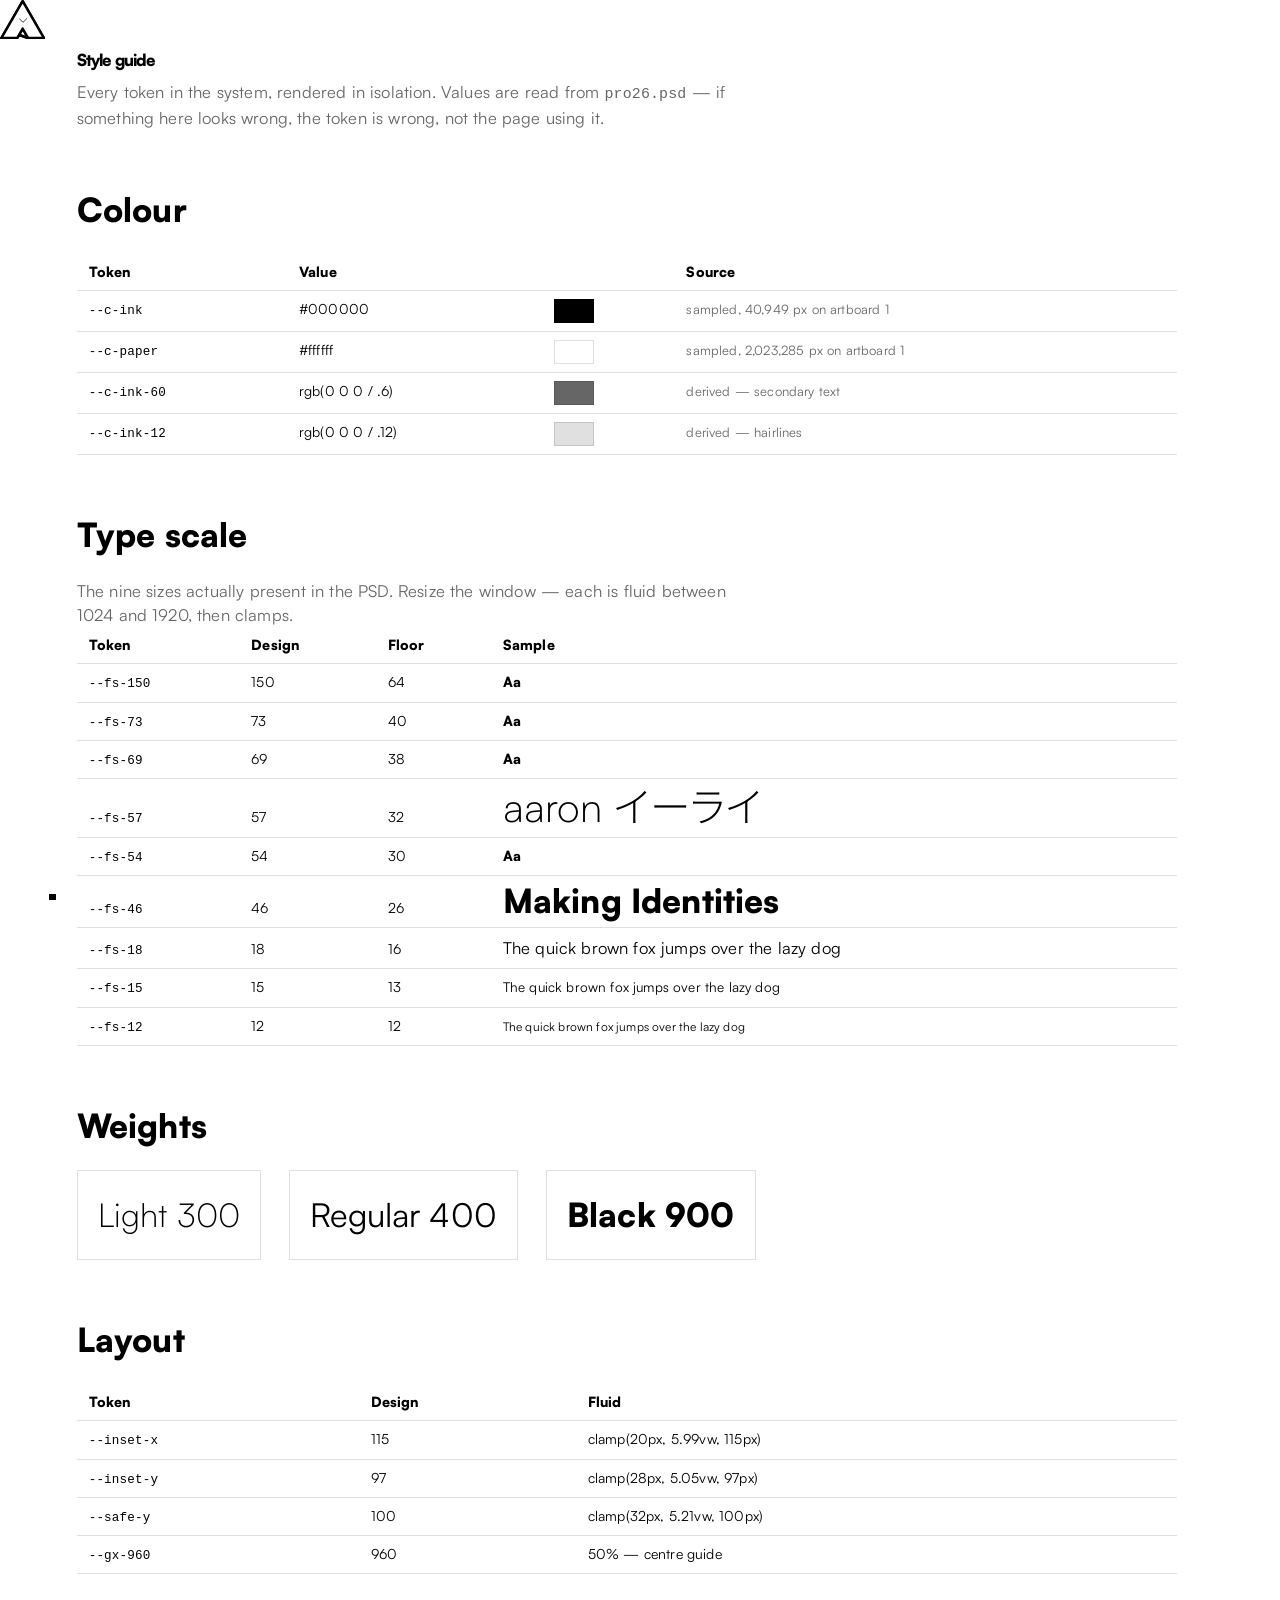
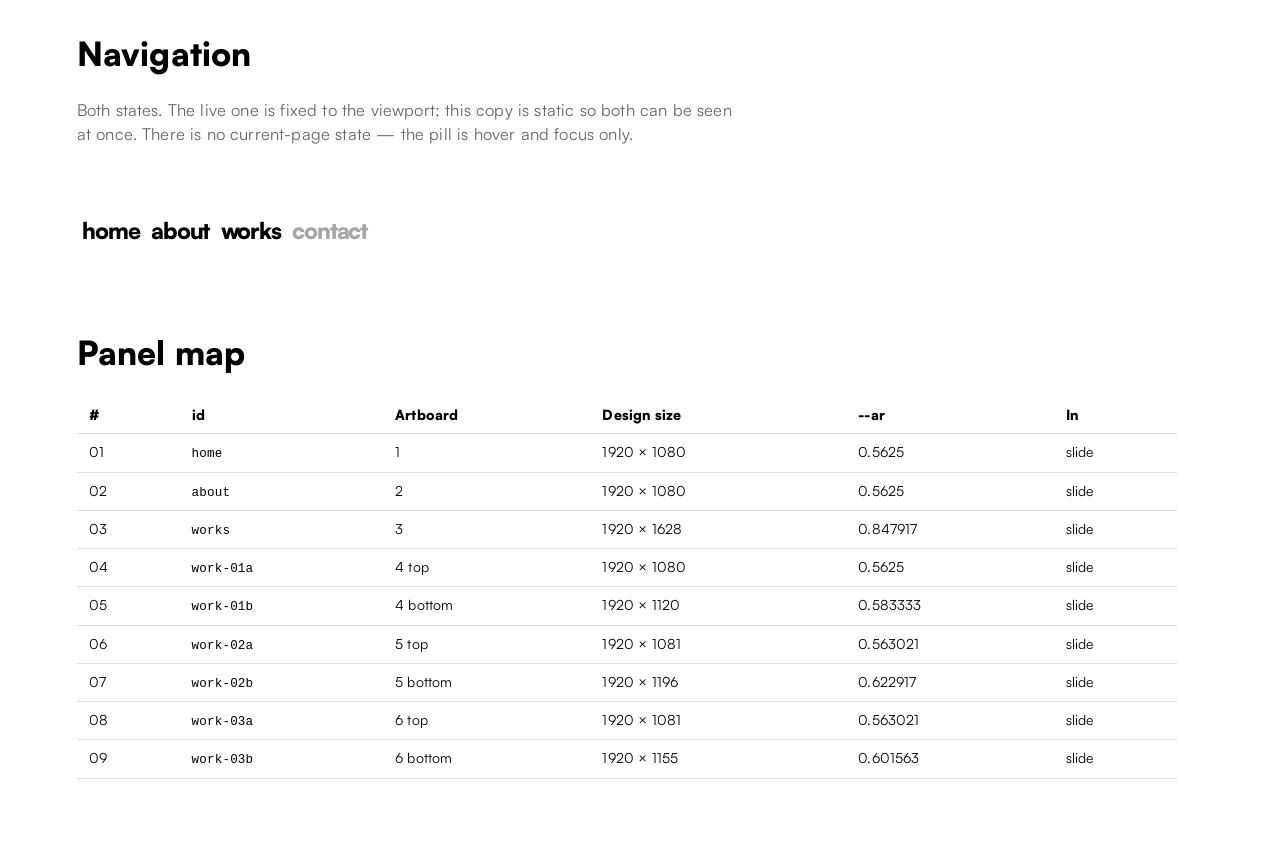
<file: web/styleguide.html>
<!doctype html>
<html lang="en">
<head>
<meta charset="utf-8">
<meta name="viewport" content="width=device-width, initial-scale=1">
<title>Style guide — aarondotjpeg</title>
<link rel="stylesheet" href="styles/reset.css">
<link rel="stylesheet" href="styles/tokens.css">
<link rel="stylesheet" href="styles/base.css">
<link rel="stylesheet" href="styles/nav.css">
<style>
  body { padding: 48px var(--inset-x) 96px; }
  h1 { font-size: var(--fs-73); font-weight: var(--fw-black); letter-spacing: var(--ls-tight); }
  h2 { font-size: var(--fs-46); font-weight: var(--fw-black); margin-block: 56px 20px; }
  .lede { font-size: var(--fs-18); color: var(--c-ink-60); max-width: 60ch; margin-block-start: 8px; }
  table { border-collapse: collapse; width: 100%; max-width: 1100px; font-size: 14px; }
  th, td { text-align: start; padding: 8px 12px; border-block-end: 1px solid var(--c-ink-12); vertical-align: baseline; }
  th { font-weight: var(--fw-black); }
  code { font-family: ui-monospace, "SF Mono", Consolas, monospace; font-size: 0.9em; }
  .swatch { display: inline-block; width: 40px; height: 24px; border: 1px solid var(--c-ink-12); vertical-align: middle; }
  .spec { color: var(--c-ink-60); font-size: 13px; }
  .navdemo { position: static; margin-block: 24px; }
  .row { display: flex; flex-wrap: wrap; gap: 28px; align-items: flex-end; margin-block: 20px; }
  .box { border: 1px solid var(--c-ink-12); padding: 20px; }
</style>
</head>
<body>

<h1>Style guide</h1>
<p class="lede">Every token in the system, rendered in isolation. Values are read
from <code>pro26.psd</code> — if something here looks wrong, the token is wrong,
not the page using it.</p>

<h2>Colour</h2>
<table>
  <tr><th>Token</th><th>Value</th><th></th><th>Source</th></tr>
  <tr><td><code>--c-ink</code></td><td>#000000</td><td><span class="swatch" style="background:var(--c-ink)"></span></td><td class="spec">sampled, 40,949 px on artboard 1</td></tr>
  <tr><td><code>--c-paper</code></td><td>#ffffff</td><td><span class="swatch" style="background:var(--c-paper)"></span></td><td class="spec">sampled, 2,023,285 px on artboard 1</td></tr>
  <tr><td><code>--c-ink-60</code></td><td>rgb(0 0 0 / .6)</td><td><span class="swatch" style="background:var(--c-ink-60)"></span></td><td class="spec">derived — secondary text</td></tr>
  <tr><td><code>--c-ink-12</code></td><td>rgb(0 0 0 / .12)</td><td><span class="swatch" style="background:var(--c-ink-12)"></span></td><td class="spec">derived — hairlines</td></tr>
</table>

<h2>Type scale</h2>
<p class="lede">The nine sizes actually present in the PSD. Resize the window —
each is fluid between 1024 and 1920, then clamps.</p>
<table>
  <tr><th>Token</th><th>Design</th><th>Floor</th><th>Sample</th></tr>
  <tr><td><code>--fs-150</code></td><td>150</td><td>64</td><td style="font-size:var(--fs-150);font-weight:var(--fw-black);line-height:1">Aa</td></tr>
  <tr><td><code>--fs-73</code></td><td>73</td><td>40</td><td style="font-size:var(--fs-73);font-weight:var(--fw-black);line-height:1">Aa</td></tr>
  <tr><td><code>--fs-69</code></td><td>69</td><td>38</td><td style="font-size:var(--fs-69);font-weight:var(--fw-black);line-height:1">Aa</td></tr>
  <tr><td><code>--fs-57</code></td><td>57</td><td>32</td><td style="font-size:var(--fs-57);font-weight:var(--fw-light);line-height:1">aaron <span class="jp">イーライ</span></td></tr>
  <tr><td><code>--fs-54</code></td><td>54</td><td>30</td><td style="font-size:var(--fs-54);font-weight:var(--fw-black);line-height:1">Aa</td></tr>
  <tr><td><code>--fs-46</code></td><td>46</td><td>26</td><td style="font-size:var(--fs-46);font-weight:var(--fw-black);line-height:1">Making Identities</td></tr>
  <tr><td><code>--fs-18</code></td><td>18</td><td>16</td><td style="font-size:var(--fs-18)">The quick brown fox jumps over the lazy dog</td></tr>
  <tr><td><code>--fs-15</code></td><td>15</td><td>13</td><td style="font-size:var(--fs-15)">The quick brown fox jumps over the lazy dog</td></tr>
  <tr><td><code>--fs-12</code></td><td>12</td><td>12</td><td style="font-size:var(--fs-12)">The quick brown fox jumps over the lazy dog</td></tr>
</table>

<h2>Weights</h2>
<div class="row">
  <div class="box"><p style="font-weight:300;font-size:var(--fs-46)">Light 300</p></div>
  <div class="box"><p style="font-weight:400;font-size:var(--fs-46)">Regular 400</p></div>
  <div class="box"><p style="font-weight:900;font-size:var(--fs-46)">Black 900</p></div>
</div>

<h2>Layout</h2>
<table>
  <tr><th>Token</th><th>Design</th><th>Fluid</th></tr>
  <tr><td><code>--inset-x</code></td><td>115</td><td>clamp(20px, 5.99vw, 115px)</td></tr>
  <tr><td><code>--inset-y</code></td><td>97</td><td>clamp(28px, 5.05vw, 97px)</td></tr>
  <tr><td><code>--safe-y</code></td><td>100</td><td>clamp(32px, 5.21vw, 100px)</td></tr>
  <tr><td><code>--gx-960</code></td><td>960</td><td>50% — centre guide</td></tr>
</table>

<h2>Navigation</h2>
<p class="lede">Both states. The live one is fixed to the viewport; this copy is
static so both can be seen at once. There is no current-page state — the pill
is hover and focus only.</p>

<nav class="nav navdemo" data-open="true" aria-label="Expanded example">
  <div class="nav__reveal"><ul class="nav__list"></ul></div>
  <span class="nav__toggle">
    <svg class="nav__triangle" viewBox="0 0 91.6025 80" stroke="currentColor"
         stroke-width="5" stroke-linecap="round" stroke-linejoin="round" aria-hidden="true">
      <path fill="var(--c-bg)" transform="matrix(1,0,0,-1,45.8013,58.1223)" d="M0 0 11.188-19.378H43.301L0 55.622-43.301-19.378H-11.188L0 0Z"/>
      <path fill="none" transform="matrix(1,0,0,-1,56.989,77.5)" d="M0 0-17.931 6.256"/>
    </svg>
    <svg class="nav__icon nav__icon--x" viewBox="0 0 12.1431 12.1431" fill="none"
         stroke="currentColor" stroke-width="1" aria-hidden="true">
      <path transform="matrix(1,0,0,-1,.3535,.3535)" d="M0 0 11.436-11.436"/>
      <path transform="matrix(1,0,0,-1,11.7896,.3535)" d="M0 0-11.436-11.436"/>
    </svg>
    <svg class="nav__icon nav__icon--caret" viewBox="0 0 12.1431 12.1431" fill="none"
         stroke="currentColor" stroke-width="1" stroke-linecap="round" stroke-linejoin="round" aria-hidden="true">
      <path d="M1.1 4.3 6.07 9.27 11.04 4.3"/>
    </svg>
  </span>
  <span class="nav__dot"></span>
  <ul class="nav__list">
    <li><a class="nav__link" href="#">home</a></li>
    <li><a class="nav__link" href="#">about</a></li>
    <li><a class="nav__link" href="#">works</a></li>
    <li><a class="nav__link" href="#" aria-disabled="true">contact</a></li>
  </ul>
</nav>

<nav class="nav navdemo" data-open="false" aria-label="Collapsed example">
  <div class="nav__reveal"><ul class="nav__list"></ul></div>
  <span class="nav__toggle">
    <svg class="nav__triangle" viewBox="0 0 91.6025 80" stroke="currentColor"
         stroke-width="5" stroke-linecap="round" stroke-linejoin="round" aria-hidden="true">
      <path fill="var(--c-bg)" transform="matrix(1,0,0,-1,45.8013,58.1223)" d="M0 0 11.188-19.378H43.301L0 55.622-43.301-19.378H-11.188L0 0Z"/>
      <path fill="none" transform="matrix(1,0,0,-1,56.989,77.5)" d="M0 0-17.931 6.256"/>
    </svg>
    <svg class="nav__icon nav__icon--x" viewBox="0 0 12.1431 12.1431" fill="none"
         stroke="currentColor" stroke-width="1" aria-hidden="true">
      <path transform="matrix(1,0,0,-1,.3535,.3535)" d="M0 0 11.436-11.436"/>
      <path transform="matrix(1,0,0,-1,11.7896,.3535)" d="M0 0-11.436-11.436"/>
    </svg>
    <svg class="nav__icon nav__icon--caret" viewBox="0 0 12.1431 12.1431" fill="none"
         stroke="currentColor" stroke-width="1" stroke-linecap="round" stroke-linejoin="round" aria-hidden="true">
      <path d="M1.1 4.3 6.07 9.27 11.04 4.3"/>
    </svg>
  </span>
  <span class="nav__dot"></span>
  <ul class="nav__list">
    <li><a class="nav__link" href="#">home</a></li>
    <li><a class="nav__link" href="#">about</a></li>
    <li><a class="nav__link" href="#">works</a></li>
  </ul>
</nav>

<h2>Panel map</h2>
<table>
  <tr><th>#</th><th>id</th><th>Artboard</th><th>Design size</th><th>--ar</th><th>In</th></tr>
  <tr><td>01</td><td><code>home</code></td><td>1</td><td>1920 × 1080</td><td>0.5625</td><td>slide</td></tr>
  <tr><td>02</td><td><code>about</code></td><td>2</td><td>1920 × 1080</td><td>0.5625</td><td>slide</td></tr>
  <tr><td>03</td><td><code>works</code></td><td>3</td><td>1920 × 1628</td><td>0.847917</td><td>slide</td></tr>
  <tr><td>04</td><td><code>work-01a</code></td><td>4 top</td><td>1920 × 1080</td><td>0.5625</td><td>slide</td></tr>
  <tr><td>05</td><td><code>work-01b</code></td><td>4 bottom</td><td>1920 × 1120</td><td>0.583333</td><td>slide</td></tr>
  <tr><td>06</td><td><code>work-02a</code></td><td>5 top</td><td>1920 × 1081</td><td>0.563021</td><td>slide</td></tr>
  <tr><td>07</td><td><code>work-02b</code></td><td>5 bottom</td><td>1920 × 1196</td><td>0.622917</td><td>slide</td></tr>
  <tr><td>08</td><td><code>work-03a</code></td><td>6 top</td><td>1920 × 1081</td><td>0.563021</td><td>slide</td></tr>
  <tr><td>09</td><td><code>work-03b</code></td><td>6 bottom</td><td>1920 × 1155</td><td>0.601563</td><td>slide</td></tr>
</table>

</body>
</html>
</file>
<file: web/styles/tokens.css>
@layer tokens {
  /* ==========================================================================
     DESIGN TOKENS — every value traced to pro26.psd
     Design canvas: 1920 wide. Left/right guides: x=115 and x=1805.
     Top/bottom safe guides: ~100px in on all six artboards.
     Palette sampled from rendered artboards: pure #000 on pure #FFF.

     Fluid values interpolate across 1024 -> 1920 and clamp at both ends.
     Nothing below this line may use a raw hex or a magic number.
     ========================================================================== */

  :root {
    /* --- colour ------------------------------------------------------------ */
    --c-ink:        #000000;   /* sampled: 40,949 px on artboard 1 */
    --c-paper:      #ffffff;   /* sampled: 2,023,285 px on artboard 1 */
    --c-ink-60:     rgb(0 0 0 / 0.6);
    --c-ink-30:     rgb(0 0 0 / 0.3);
    --c-ink-12:     rgb(0 0 0 / 0.12);
    --c-focus:      #000000;

    --c-bg:         var(--c-paper);
    --c-fg:         var(--c-ink);

    /* --- typography -------------------------------------------------------- */
    --font-sans: "Satoshi", "Satoshi-fallback", system-ui, -apple-system,
                 "Segoe UI", Arial, sans-serif;
    /* Japanese glyphs (aaron イーライ) — Satoshi has no CJK coverage.
       Noto Sans JP replaces Kozuka Gothic Pr6N from the PSD. */
    --font-jp:   "Noto Sans JP", "Hiragino Kaku Gothic ProN", "Yu Gothic",
                 "Meiryo", sans-serif;

    --fw-light:   300;   /* Satoshi-Light   — 36px only */
    --fw-regular: 400;   /* Satoshi-Regular — 12 / 15 / 18 */
    --fw-black:   900;   /* Satoshi-Black   — 18 / 30 / 34 / 46 / 56.6 */

    /* ---------------------------------------------------------------------
       TYPE SCALE — the RENDERED sizes, not the raw FontSize in the PSD.
       Several text layers carry a scale transform, so the number Photoshop
       reports is not the number on screen. Every size below is
       FontSize x layer transform, taken from the file:

         nav links      68.60pt x 0.4373 =  30px   Satoshi-Black
         aaron イーライ  57.48pt x 0.6263 =  36px   Satoshi-Light
         (c) glyph      54.29pt x 0.6263 =  34px   Satoshi-Black
         09-2026        73.45pt x 0.6263 =  46px   Satoshi-Black
         01 / 02 / 03   46.00pt x 1.2315 =  57px   -> Satoshi-Black
         the dot       150.00pt x 0.4542 =  68px   -> rebuilt as a CSS shape
         headings, body and labels sit at 1.0 scale: 46 / 18 / 15 / 12
       --------------------------------------------------------------------- */
    --fs-12:   12px;                                        /* already minimal */
    --fs-15:   clamp(13px, calc(0.2232vw + 10.71px), 15px);
    --fs-18:   clamp(16px, calc(0.2232vw + 13.71px), 18px);
    --fs-30:   clamp(20px, calc(1.1161vw + 8.57px),  30px);  /* nav links */
    --fs-34:   clamp(22px, calc(1.3393vw + 8.29px),  34px);  /* (c) */
    --fs-36:   clamp(24px, calc(1.3393vw + 10.29px), 36px);  /* aaron イーライ */
    --fs-46:   clamp(28px, calc(2.0089vw + 7.43px),  46px);  /* headings */
    --fs-57:   clamp(34px, calc(2.5670vw + 7.71px),  57px);  /* 01 / 02 / 03 */

    /* Only two tracking values exist in the whole file. */
    --ls-tight:  -0.05em;   /* tracking -50: display, nav, dates */
    --ls-body:    0.01em;   /* tracking +10: body copy and labels */

    --lh-tight: 1.05;
    --lh-snug:  1.2;
    --lh-body:  1.45;

    /* --- layout ------------------------------------------------------------ */
    --design-w: 1920;

    /* 115 / 1920 = 5.99vw. Floors at 20px so mobile keeps a real margin. */
    --inset-x: clamp(20px, 5.99vw, 115px);
    /* Nav guide sits at y=97; the safe-area guide at y=100. */
    --inset-y: clamp(28px, 5.05vw, 97px);
    --safe-y:  clamp(32px, 5.21vw, 100px);
    /* Breathing room between sections in the continuous scroll — they
       otherwise touch with zero gap, since each is sized to its own content. */
    --panel-gap: clamp(24px, 3vw, 64px);

    --content-max: 1920px;

    /* Vertical alignment guides present in the PSD, as fractions of 1920 */
    --gx-128:  6.667%;
    --gx-632: 32.917%;
    --gx-731: 38.073%;
    --gx-960: 50.000%;   /* centre */
    --gx-1289: 67.135%;
    --gx-1330: 69.271%;

    /* --- navigation --------------------------------------------------------
       Ink extents read off the rendered artboard 1, column by column:
         triangle  115 - 183   (68 wide)   y  97 - 156  (59 tall)
         dot       188 - 199   (11)        y 147 - 156  (9)
         home pill 217 - 307   (90)        y 108 - 147  (39)
         home ink  226 - 298     about ink 321 - 397
         works ink 414 - 494     contact ink 525 - 625
       The three inter-link gaps differ (23 / 17 / 31) because the PSD sets
       them with tab stops, not even spacing. Matched here rather than
       normalised, so the rendered nav lands on the same pixels.
       ----------------------------------------------------------------------- */
    --nav-x:        clamp(20px, 5.990vw, 115px);
    --nav-y:        clamp(24px, 5.052vw,  97px);
    --nav-tri-w:    clamp(40px, 3.542vw,  68px);
    --nav-tri-h:    clamp(35px, 3.073vw,  59px);
    --nav-dot-w:    clamp(6px,  0.573vw,  11px);
    --nav-dot-h:    clamp(5px,  0.469vw,   9px);
    --nav-dot-gap:  clamp(3px,  0.260vw,   5px);   /* 188 - 183 */
    --nav-list-gap: clamp(10px, 0.938vw,  18px);   /* 217 - 199 */
    /* Derived from real Satoshi-Black 30px metrics measured in-browser:
         ink ascent 23, descent 1  -> ink height 24, exactly the PSD's 115-139
         advances: home 75.2  about 75.7  works 79.1  contact 99.1
       Text origins that put ink on the PSD x positions (226/321/414/525):
         home 225   about 321   works 415   contact 525
       Spacing is in em so it tracks the font at every clamped size, rather
       than drifting against it. */
    --nav-pill-px:  0.247em;   /* 7.4px -> pill 90 wide, matching 217-307   */
    --nav-pill-t:   0.117em;   /* 3.5px above the line box -> pill top 108  */
    --nav-pill-b:   0.183em;   /* 5.5px below           -> pill bottom 147  */
    --nav-ink-top:  clamp(9px, 0.9375vw, 18px);   /* 115 - 97 */
    --nav-list-offset: clamp(54px, 5.344vw, 102.6px);  /* first pill left edge */
    /* Distance from the triangle's RIGHT edge to the first pill: 102.6 - 68.
       The clip window starts there, so links never render beside the mark. */
    --nav-list-pad: calc(var(--nav-list-offset) - var(--nav-tri-w));
    --nav-gap-1:    0.200em;   /*  6.0px  home  -> about   */
    --nav-gap-2:    0.117em;   /*  3.5px  about -> works   */
    --nav-gap-3:    0.537em;   /* 16.1px  works -> contact */
    --nav-x-size:   clamp(9px,  0.677vw,  13px);   /* the x / caret glyph */

    /* --- motion ------------------------------------------------------------ */
    --dur-fast:  160ms;
    --dur-base:  280ms;
    --dur-slow:  520ms;
    --dur-nav:   684ms;   /* the link slide */
    --ease-out:  cubic-bezier(0.16, 1, 0.3, 1);
    --ease-in-out: cubic-bezier(0.65, 0, 0.35, 1);
    /* Even on both ends; --ease-out is too front-loaded for a slow travel. */
    --ease-nav:  cubic-bezier(0.4, 0, 0.2, 1);

    /* --- elevation --------------------------------------------------------- */
    --z-panel-base: 1;
    --z-nav:      100;
    --z-devtools: 900;

    --radius-0: 0px;
    --radius-pill: 999px;
  }
}
</file>
<file: web/styles/base.css>
@layer base {
  /* ==========================================================================
     FONTS — all self-hosted, all free to use on the web.

     Satoshi (Fontshare, Indian Type Foundry). Licence in
     assets/fonts/SATOSHI-LICENSE.txt. Three weights are used by the design:
       Light 300   -> "aaron イーライ" at 36px
       Regular 400 -> body and labels, 12 / 15 / 18px
       Black 900   -> nav, headings and numerals, 18 / 30 / 34 / 46 / 57px
     Bold and Medium are also in assets/fonts/ but the PSD does not use them,
     so they are deliberately not declared and never downloaded by a visitor.

     Noto Sans JP replaces Kozuka Gothic Pr6N, which is a Creative Cloud
     desktop font and cannot be served on the web. Subset to the three glyphs
     that actually appear (イ ー ラ), which takes it from 5.3 MB to 1.4 KB.
     ========================================================================== */

  @font-face {
    font-family: "Satoshi";
    src: url("../assets/fonts/Satoshi-Light.woff2") format("woff2");
    font-weight: 300;
    font-style: normal;
    font-display: swap;
  }
  @font-face {
    font-family: "Satoshi";
    src: url("../assets/fonts/Satoshi-Regular.woff2") format("woff2");
    font-weight: 400;
    font-style: normal;
    font-display: swap;
  }
  @font-face {
    font-family: "Satoshi";
    src: url("../assets/fonts/Satoshi-Black.woff2") format("woff2");
    font-weight: 900;
    font-style: normal;
    font-display: swap;
  }

  /* Japanese glyphs only — unicode-range keeps this out of the way of Latin. */
  @font-face {
    font-family: "Noto Sans JP";
    src: url("../assets/fonts/NotoSansJP-Light-subset.woff2") format("woff2");
    font-weight: 300 400;
    font-style: normal;
    font-display: swap;
    unicode-range: U+30A0-30FF, U+3000-303F, U+4E00-9FFF;
  }

  /* Metric-matched fallback: prevents the layout shift when Satoshi swaps in. */
  @font-face {
    font-family: "Satoshi-fallback";
    src: local("Arial"), local("Helvetica"), local("Segoe UI");
    ascent-override: 96%;
    descent-override: 24%;
    line-gap-override: 0%;
    size-adjust: 103%;
  }

  /* ========================================================================== */

  html {
    scroll-behavior: smooth;
    background: var(--c-bg);
  }

  body {
    font-family: var(--font-sans);
    font-weight: var(--fw-regular);
    font-size: var(--fs-18);
    line-height: var(--lh-body);
    letter-spacing: var(--ls-body);
    color: var(--c-fg);
    background: var(--c-bg);
  }

  :where(:focus-visible) {
    outline: 2px solid var(--c-focus);
    outline-offset: 3px;
  }

  .skip-link {
    position: absolute;
    inset-inline-start: var(--inset-x);
    inset-block-start: 0;
    transform: translateY(-120%);
    z-index: calc(var(--z-nav) + 1);
    padding: 0.6em 1em;
    background: var(--c-ink);
    color: var(--c-paper);
    font-size: var(--fs-15);
    font-weight: var(--fw-black);
    transition: transform var(--dur-fast) var(--ease-out);
  }
  .skip-link:focus-visible { transform: translateY(0); }

  .visually-hidden {
    position: absolute;
    width: 1px; height: 1px;
    padding: 0; margin: -1px;
    overflow: hidden;
    clip-path: inset(50%);
    white-space: nowrap;
  }

  /* Japanese runs use proportional alternate widths. Photoshop applies these
     by default with Kozuka Gothic; without "palt" Noto sets the katakana
     full-width and the line runs 12.8px long against the PSD. With it, the
     run measures 122.8 against Kozuka's 124. */
  .jp {
    font-family: var(--font-jp);
    font-feature-settings: "palt" 1;
  }
}
</file>
<file: web/styles/panels.css>
@layer panels {
  /* ==========================================================================
     THE PANEL PRIMITIVE
     Continuous scroll. Panels stack in normal document flow, one after
     another — no position:sticky, no JS-driven pinning, no slide transition.
     The browser's own scroll is the entire mechanism.

     Each panel is sized to its own artboard's proportions via min-height
     (--ar = design height / 1920, set per panel in the HTML), so the
     composition keeps the PSD's proportions at any viewport width. It is a
     floor, not a fixed height: content that genuinely needs more room (a
     long bio, a stacked mobile layout) just grows the panel to fit — no JS
     measurement required.
     ========================================================================== */

  .stack {
    position: relative;
  }

  .panel {
    position: relative;
    width: 100%;
    min-height: calc(100vw * var(--ar, 0.5625));
    background: var(--c-bg);
    color: var(--c-fg);
    display: flex;
    flex-direction: column;
    /* A nav click's scrollIntoView({block:'start'}) otherwise lands the
       panel flush with the very top of the viewport — content sits jammed
       under the nav with no breathing room. This holds the scroll stop
       point back by --safe-y, so there's air above the content instead. */
    scroll-margin-block-start: var(--safe-y);
  }

  /* Sections otherwise touch edge to edge — this is the only source of
     spacing between them now that there's no sticky stack. Not on the
     first panel, so Home still sits flush with the very top of the page. */
  .panel + .panel {
    margin-block-start: var(--panel-gap);
  }

  /* Bleeding artwork (the carousel's peeking side slides) is clipped here. */
  .panel__inner {
    position: relative;
    flex: 1;
    overflow: clip;
    display: grid;
    align-content: center;

    /* Makes this the container that --u measures against, so design-pixel
       coordinates track the panel's real width rather than 100vw (which
       includes the scrollbar). */
    container-type: inline-size;
  }

  /* --- the design-coordinate stage ----------------------------------------
     A panel's content is positioned in DESIGN PIXELS. `--u` is one artboard
     pixel, so any coordinate written in a panel's CSS is the same number that
     appears in Photoshop:  left: calc(622 * var(--u))

     --u uses container query units, not vw: vw includes the scrollbar, which
     would push every composition ~15px right on desktop. cqw measures
     .panel__inner itself, so the artboard scales to the real content width and
     the proportions stay exact.

     Each panel sets its own --stage-h (its artboard height in design px).
     ------------------------------------------------------------------------ */
  .stage {
    --u: calc(100cqw / 1920);
    position: relative;
    width: 100%;
    height: calc(var(--stage-h, 1080) * var(--u));
  }
}
</file>
<file: web/styles/nav.css>
@layer components {
  /* ==========================================================================
     TRIANGLE NAV
     Geometry is measured from artboard 1, not estimated. See tokens.css for
     the ink extents every value below is derived from.

     Collapse behaviour
     ------------------
     The links slide LEFT and vanish into the triangle — they never travel off
     the screen. .nav__reveal clips at the triangle's RIGHT edge, so the links
     only ever appear to emerge from the mark. The toggle shows the X while
     open and a downward caret while closed, so the closed state reads as
     "opens downward" rather than "plus". The state is entirely the visitor's:
     nothing collapses it automatically.
     ========================================================================== */

  .nav {
    position: fixed;
    inset-block-start: var(--nav-y);
    inset-inline-start: var(--nav-x);
    z-index: var(--z-nav);
    height: var(--nav-tri-h);
    color: var(--c-ink);

    /* Never wider than the screen: the box is invisible but it is still a
       fixed-position box, and an oversized one hangs off small viewports. */
    max-width: calc(100vw - var(--nav-x) * 2);

    /* The empty area around the mark and links must not intercept clicks on
       the page beneath. Only the interactive children take pointer events. */
    pointer-events: none;
  }

  .nav__toggle,
  .nav__link { pointer-events: auto; }

  /* --- clip window --------------------------------------------------------
     Starts at the triangle's RIGHT edge, not its left. The mark is an outline,
     so the corners of its bounding box are transparent — clipping at the left
     edge let the links show *beside* the triangle on their way past, which
     broke the illusion. Clipping at the right edge means they only ever
     appear to emerge from it. */
  .nav__reveal {
    overflow: clip;
    height: 100%;
    margin-inline-start: var(--nav-tri-w);
    max-width: calc(100% - var(--nav-tri-w));
    padding-inline-start: var(--nav-list-pad);
  }

  .nav__list {
    position: relative;
    display: flex;
    align-items: flex-start;
    /* font-size here so every em below resolves against the link type */
    font-size: var(--fs-30);
    /* line box top = desired ink top minus the font's own 0.117em ink offset */
    padding-block-start: calc(var(--nav-ink-top) - var(--nav-pill-t));
    width: max-content;
    /* Opacity is linear on purpose. On an eased curve the value collapses in
       the first third and the rest of the travel is already invisible, which
       reads as no fade at all. Linear spreads the change evenly across the
       whole slide, so the dissolve is actually perceptible. */
    transition: translate  var(--dur-nav) var(--ease-nav),
                opacity    var(--dur-nav) linear,
                visibility 0s linear 0s;
  }

  /* One plate behind the whole link group, always on — so the nav stays
     readable scrolled over any artwork, not just on hover. Same vertical
     size as the per-link hover pill below, but spans start-to-end of the
     list instead of repeating per link, so there's no gap between links for
     page content to show through. It rides along with .nav__list's own
     slide/fade for free, since a ::before is part of its host's box. */
  .nav__list::before {
    content: "";
    position: absolute;
    /* Top can't reuse the per-link pill's -nav-pill-t verbatim: that value is
       measured from .nav__link's own box, which already sits below
       .nav__list's padding-block-start. This box is measured from
       .nav__list's box directly, so the top inset has to subtract that same
       padding-block-start to land on the same edge the per-link pill uses:
         nav__link's top (padding-block-start) + (-nav-pill-t)
       = (nav-ink-top - nav-pill-t) - nav-pill-t = nav-ink-top - 2*nav-pill-t
       The bottom edge needs no such correction — .nav__list has no
       padding-block-end, so its bottom already coincides with the link's. */
    inset: calc(var(--nav-ink-top) - 2 * var(--nav-pill-t)) 0 calc(-1 * var(--nav-pill-b)) 0;
    background: var(--c-paper);
    z-index: -1;
  }

  .nav[data-open="false"] .nav__list {
    /* right edge lands on the clip boundary = fully hidden behind the mark */
    translate: calc(-1 * (var(--nav-list-pad) + 100%)) 0;
    opacity: 0;
    pointer-events: none;
    /* Hidden only once it has finished travelling, so collapsed links leave
       the tab order and the screen reader, but the slide is still seen. */
    visibility: hidden;
    transition-delay: 0s, 0s, var(--dur-nav);
  }

  .nav[data-open="true"] .nav__list {
    translate: 0 0;
    opacity: 1;
    visibility: visible;
  }

  /* --- the triangle toggle ------------------------------------------------
     Painted above the list so the links pass underneath it. */
  .nav__toggle {
    position: absolute;
    inset-block-start: 0;
    inset-inline-start: 0;
    z-index: 2;
    width: var(--nav-tri-w);
    height: var(--nav-tri-h);
    display: grid;
    place-items: center;
    color: var(--c-ink);
    /* No background here — the triangle's own opaque fill does the masking,
       so nothing covers the page behind the mark. */
  }

  .nav__triangle {
    position: absolute;
    inset: 0;
    width: 100%;
    height: 100%;
  }

  /* x 13x13, centred on the triangle's optical centre (143,121 in a mark at
     115,97 -> 28,24 from its corner). */
  .nav__icon {
    position: absolute;
    /* Geometric centre of the x layer is 40.7%, but a triangle's visual centre
       sits lower, so this is nudged ~6px down at design size to look centred. */
    inset-block-start: 51%;
    inset-inline-start: 50%;
    width: var(--nav-x-size);
    height: var(--nav-x-size);
    translate: -50% -50%;
    transition: opacity var(--dur-fast) var(--ease-out),
                rotate var(--dur-base) var(--ease-out);
  }

  .nav__icon--caret { opacity: 0; rotate: -90deg; }

  .nav[data-open="false"] .nav__icon--x     { opacity: 0; rotate: 90deg; }
  .nav[data-open="false"] .nav__icon--caret { opacity: 1; rotate: 0deg; }

  /* --- the dot ------------------------------------------------------------
     The PSD draws this as a 68px Helvetica full stop. Rebuilt as a shape so
     it carries no font dependency and stays exact at any size. */
  .nav__dot {
    position: absolute;
    z-index: 2;
    inset-inline-start: calc(var(--nav-tri-w) + var(--nav-dot-gap));
    inset-block-end: 0;
    width: var(--nav-dot-w);
    height: var(--nav-dot-h);
    background: currentColor;
  }

  /* --- the links ----------------------------------------------------------
     Gaps are uneven by design — the PSD spaces them with tab stops. */
  .nav__link {
    position: relative;
    display: block;
    font-size: inherit;
    font-weight: var(--fw-black);
    letter-spacing: var(--ls-tight);
    line-height: 1;
    padding-inline: var(--nav-pill-px);
    padding-block: 0;
    color: var(--c-ink);
    white-space: nowrap;
    transition: color var(--dur-fast) var(--ease-out);
  }

  .nav__item + .nav__item { margin-inline-start: var(--nav-gap-1); }
  .nav__item--works   { margin-inline-start: var(--nav-gap-2) !important; }
  .nav__item--contact { margin-inline-start: var(--nav-gap-3) !important; }

  /* The pill from the PSD (Layer "hover", 90 x 39). Hover and focus only —
     there is deliberately no current-page state. */
  .nav__link::before {
    content: "";
    position: absolute;
    inset: calc(-1 * var(--nav-pill-t)) 0 calc(-1 * var(--nav-pill-b)) 0;
    background: var(--c-ink);
    scale: 1 1;
    opacity: 0;
    transition: opacity var(--dur-fast) var(--ease-out);
    z-index: -1;
  }

  .nav__link:hover::before,
  .nav__link:focus-visible::before { opacity: 1; }

  .nav__link:hover,
  .nav__link:focus-visible { color: var(--c-paper); }

  /* contact has no destination until artboard 7 exists. */
  .nav__link[aria-disabled="true"] { opacity: 0.35; cursor: not-allowed; }
  .nav__link[aria-disabled="true"]:hover { color: var(--c-ink); }
  .nav__link[aria-disabled="true"]:hover::before { opacity: 0; }
}
</file>
<file: web/styles/home.css>
@layer components {
  /* ==========================================================================
     PANEL 1 — HOME (artboard 1)

     Everything is placed in DESIGN PIXELS. `--u` is one artboard pixel, so a
     coordinate written here is the same number that appears in the PSD:
         left: calc(622 * var(--u))   <-- the logo's actual x in Photoshop

     --u comes from container query units on .panel__inner, not from vw. vw
     includes the scrollbar, which would push the whole composition ~15px right
     on desktop; cqw measures the panel itself.

     Ink extents measured off the rendered artboard, and the baselines derived
     from real Satoshi metrics:
         logo             622,465 -> 1299,615   (677 x 150)
         aaron イーライ    origin x 633, baseline y 661
         ©09-2026         origin x 1080, baseline y 664, © lifted 3px
     ========================================================================== */

  /* Sits on .panel__inner directly, not .stage — full-bleed to the panel
     itself like .pj-bg, independent of the design-pixel coordinate space.
     Painted entirely by scripts/home-reveal.js; comes before .stage in
     source order so the logo/wordmark paint over it with no z-index
     needed. pointer-events:none keeps it out of the way of nav clicks
     etc. — the reveal script tracks the pointer from the window, not
     from this element. */
  .home__reveal {
    position: absolute;
    inset: 0;
    width: 100%;
    height: 100%;
    pointer-events: none;
  }

  .home__logo {
    position: absolute;
    left:   calc(622 * var(--u));
    top:    calc(465 * var(--u));
    width:  calc(677 * var(--u));
    height: calc(150 * var(--u));
  }

  /* Both lines are positioned by their text ORIGIN and BASELINE, not by a box.
     line-height:1 makes the baseline sit a known distance below the box top:
       half-leading + fontBoundingBoxAscent
     Light 36  -> (36 - 45)/2 + 36 = 31.5   so box top = 661 - 31.5 = 629.5
     Black 46  -> (46 - 57)/2 + 46 = 40.5   so box top = 664 - 40.5 = 623.5 */
  .home__wordmark,
  .home__copyright {
    position: absolute;
    margin: 0;
    line-height: 1;
    letter-spacing: var(--ls-tight);
    white-space: nowrap;
    color: var(--c-ink);
  }

  .home__wordmark {
    left: calc(633 * var(--u));
    top:  calc(629.5 * var(--u));
    font-size: calc(36 * var(--u));
    font-weight: var(--fw-light);
  }

  .home__copyright {
    left: calc(1080 * var(--u));
    top:  calc(623.5 * var(--u));
    font-size: calc(46 * var(--u));
    font-weight: var(--fw-black);
  }

  /* The © is set 34px against the line's 46px and sits 3px above the shared
     baseline — measured, not assumed. */
  .home__c {
    font-size: calc(34 * var(--u));
    position: relative;
    bottom: calc(3 * var(--u));
  }

  /* Layout-only wrapper for the two sub-lines — display:contents on desktop
     keeps it out of the box tree entirely, so .home__wordmark and
     .home__copyright still position:absolute against .stage exactly as
     before. Mobile turns it into the real flex row that groups them. */
  .home__sub { display: contents; }

  /* --- tablet and mobile ----------------------------------------------------
     A composition anchored to 1920 coordinates cannot survive a narrow
     screen, so below 1024 (matching project.css/works.css/contact.css's
     breakpoint) the stage stops being a coordinate space and the three
     elements become a centred stack at legible sizes. */
  @media (max-width: 1023px) {
    /* The two text lines share a row here, as they do in the PSD — the
       wordmark and the copyright sit on one baseline either side of centre,
       with the logo above them.

       This is flex, not grid: a grid with the logo spanning both columns
       let the logo's own width inflate each auto column unevenly, so
       centering the two-column group didn't center the wordmark/copyright
       pair under the logo — it centered two mismatched columns instead.
       Flex keeps the sub-line row as one block, so centering it is exact. */
    #home .stage {
      height: auto;
      display: flex;
      flex-direction: column;
      align-items: center;
      justify-content: center;
      gap: calc(var(--safe-y) * 0.35);
      min-height: calc(100dvh - var(--safe-y) * 2);
      padding-inline: var(--inset-x);
    }

    .home__logo {
      position: static;
      width: min(100%, 420px);
      height: auto;
    }

    /* Matches the desktop composition, measured off the actual rendered
       desktop layout (not the PSD numbers, which are ink-only and a couple
       percent off): the wordmark's left edge sits flush with the logo's own
       left edge, and the copyright's right edge sits flush with (very
       slightly past) the logo's own right edge — the pair spans the full
       logo width, not a tight gap at its centre. A row exactly as wide as
       the logo, space-between, reproduces that directly: flex pushes the
       first item to the row's start and the last to its end. */
    .home__sub {
      display: flex;
      align-items: baseline;
      justify-content: space-between;
      width: min(100%, 420px);
    }

    .home__wordmark,
    .home__copyright {
      position: static;
      margin: 0;
      font-size: clamp(15px, 4.6vw, 22px);
    }

    .home__wordmark  { font-weight: var(--fw-light); }
    .home__copyright { font-weight: var(--fw-black); }

    .home__c { font-size: 0.74em; bottom: 0.06em; }
  }
}
</file>
<file: web/styles/about.css>
@layer components {
  /* ==========================================================================
     PANEL 2 — ABOUT (artboard 2)

     Positioned in design pixels on the shared .stage. Every `top` below is the
     PSD ink position minus that block's ink offset, measured from real Satoshi
     metrics rather than guessed:
         18px / lh18  ->  2.0
         46px / lh43  ->  4.0
         15px / lh18  ->  3.5

     Line rhythm is the PSD's own: leading 18 for body, 43 for the 46px display
     type, 12 for the small role descriptions. Photoshop separates blocks with
     two empty lines, which is exactly 36px here — that is where every
     margin-block-start: 36 comes from, not from taste.

     Layer 108 (1121x747) is fully transparent in the file and is not built.
     ========================================================================== */

  .ab-headline,
  .ab-bio,
  .ab-contact-label,
  .ab-email,
  .ab-do,
  .ab-exp-label,
  .ab-exp-scroll,
  .ab-resume,
  .ab-quote,
  .ab-photo {
    position: absolute;
    margin: 0;
  }

  /* .ab-contact and .ab-exp exist only to give their two children their own
     tight gap on mobile/tablet (see the media query below) — on desktop
     they must be invisible to the box tree so .ab-contact-label/.ab-email
     and .ab-exp-label/.ab-exp-scroll keep positioning against .stage
     exactly as before. */
  .ab-contact,
  .ab-exp {
    display: contents;
  }

  /* Responsive-only break points inside the headline and quote: hidden here
     (desktop keeps its original single-line/PSD-specified breaks), shown in
     the mobile/tablet query below where they matter. */
  .ab-headline__br--word,
  .ab-quote__br--a {
    display: none;
  }

  /* --- left column -------------------------------------------------------- */

  /* ink y196 - 4 */
  .ab-headline {
    left: calc(116 * var(--u));
    top:  calc(192 * var(--u));
    width: calc(728 * var(--u));
    font-size: calc(46 * var(--u));
    line-height: calc(43 / 46);
    font-weight: var(--fw-black);
    letter-spacing: var(--ls-tight);
    /* The <br>s carry the PSD's own line breaks. nowrap keeps a sub-pixel
       metric difference from introducing a fourth line. */
    white-space: nowrap;
  }

  .ab-photo {
    left: calc(115 * var(--u));
    top:  calc(371 * var(--u));
    width:  calc(405 * var(--u));
    height: calc(405 * var(--u));
  }
  .ab-photo img { width: 100%; height: 100%; object-fit: cover; }

  /* ink y371 - 2 */
  .ab-bio {
    left: calc(575 * var(--u));
    top:  calc(369 * var(--u));
    width: calc(473 * var(--u));
    font-size: calc(18 * var(--u));
    line-height: 1;
    font-weight: var(--fw-regular);
    letter-spacing: var(--ls-body);
  }
  .ab-bio p + p { margin-block-start: calc(36 * var(--u)); }
  .ab-bio b { font-weight: var(--fw-black); }

  /* ink y842 - 2 */
  .ab-contact-label {
    left: calc(115 * var(--u));
    top:  calc(840 * var(--u));
    font-size: calc(18 * var(--u));
    line-height: 1;
    font-weight: var(--fw-black);
    letter-spacing: var(--ls-body);
  }

  /* ink y885 - 2 */
  .ab-email {
    left: calc(115 * var(--u));
    top:  calc(883 * var(--u));
    font-size: calc(18 * var(--u));
    line-height: 1;
    font-weight: var(--fw-regular);
    letter-spacing: var(--ls-body);
    text-decoration-color: transparent;
    text-underline-offset: 0.22em;
    transition: text-decoration-color var(--dur-fast) var(--ease-out);
  }
  .ab-email:hover,
  .ab-email:focus-visible {
    text-decoration: underline;
    text-decoration-color: currentColor;
  }

  /* Not in the PSD. A mailto dies silently when the OS has no mail app set, so
     the click also copies the address — this is the only acknowledgement that
     anything happened. See scripts/contact.js. */
  .ab-email[data-copied]::after {
    content: "copied";
    margin-inline-start: 0.7em;
    font-size: 0.78em;
    font-weight: var(--fw-black);
    opacity: 0.5;
  }

  /* --- right column ------------------------------------------------------- */

  /* ink y124 - 2 */
  .ab-do {
    left: calc(1330 * var(--u));
    top:  calc(122 * var(--u));
    /* 491 is the widest rendered line, not Photoshop's frame width. The last
       description needs 492 to hold two lines, so the frame is a little wider
       than its ink. Text is left-aligned, so widening moves nothing. */
    width: calc(496 * var(--u));
    font-size: calc(18 * var(--u));
    line-height: 1;
    letter-spacing: var(--ls-body);
  }
  .ab-do__label { font-weight: var(--fw-black); }
  .ab-do__item  { margin-block-start: calc(36 * var(--u)); }
  .ab-do__t     { font-weight: var(--fw-black); }
  .ab-do__d     { font-weight: var(--fw-regular); }

  /* ink y540 - 2 */
  .ab-exp-label {
    left: calc(1330 * var(--u));
    top:  calc(538 * var(--u));
    font-size: calc(18 * var(--u));
    line-height: 1;
    font-weight: var(--fw-black);
    letter-spacing: var(--ls-body);
  }

  /* Auto-scrolling marquee, six entries. Dates used to live in their own
     absolutely-positioned column (a separate .ab-dates--N per visible
     entry) — incompatible with scrolling, since the entries move and a
     fixed column can't follow them. Each date now rides inside its own
     entry instead (.ab-exp__when, previously mobile-only). The box widens
     leftward to reclaim the old date column's space (1330, not 1456), since
     nothing needs that column separately any more.

     Looping: .ab-exp-track holds the 6 entries twice, all 12 as plain
     siblings (not two wrapping divs) so the ordinary entry-to-entry gap
     below applies across every boundary uniformly, the seam between the
     last real entry and the first duplicate included. That means a flat
     -50% is no longer exactly the right loop distance (gaps make the two
     halves' boundary not fall exactly at the track's midpoint) — scripts/
     marquee.js measures the real pixel distance from entry 1 to entry 7 and
     writes it to --marquee-distance; the keyframe below falls back to 50%
     only if that hasn't run yet. */
  .ab-exp-scroll {
    left: calc(1330 * var(--u));
    top:  calc(594 * var(--u));
    width: calc(509 * var(--u));
    height: calc(190 * var(--u));
    overflow: hidden;
  }

  .ab-exp-track {
    font-size: calc(18 * var(--u));
    line-height: 1;
    letter-spacing: var(--ls-body);
    animation: ab-exp-marquee 60s linear infinite;
  }

  .ab-exp-scroll:hover .ab-exp-track {
    animation-play-state: paused;
  }

  @keyframes ab-exp-marquee {
    from { transform: translateY(0); }
    to   { transform: translateY(calc(-1 * var(--marquee-distance, 50%))); }
  }

  .ab-exp__entry + .ab-exp__entry { margin-block-start: calc(36 * var(--u)); }
  .ab-exp__when {
    display: block;
    font-size: calc(15 * var(--u));
    line-height: calc(18 / 15);
    font-weight: var(--fw-regular);
    letter-spacing: var(--ls-tight);
    margin-block-end: calc(4 * var(--u));
  }
  .ab-exp__role { font-weight: var(--fw-black); }
  .ab-exp__org  { font-weight: var(--fw-regular); }
  /* Same size as .ab-exp__org (the company name) — inherits .ab-exp-track's
     font-size rather than setting its own smaller one. */
  .ab-exp__desc {
    font-weight: var(--fw-regular);
    line-height: 1;
  }

  /* ink y787 - 2 */
  .ab-resume {
    left: calc(1688 * var(--u));
    top:  calc(785 * var(--u));
    font-size: calc(18 * var(--u));
    line-height: 1;
    font-weight: var(--fw-black);
    letter-spacing: var(--ls-body);
    display: block;
  }
  .ab-resume:hover,
  .ab-resume:focus-visible { text-decoration: underline; text-underline-offset: 0.22em; }

  /* ink y840 - 4 */
  .ab-quote {
    left: calc(1228 * var(--u));
    top:  calc(836 * var(--u));
    width: calc(606 * var(--u));
    font-size: calc(46 * var(--u));
    line-height: calc(43 / 46);
    font-weight: var(--fw-black);
    letter-spacing: var(--ls-tight);
    white-space: nowrap;
  }

  /* --- tablet and mobile ----------------------------------------------------
     The two-column composition collapses to one column in source order.
     Coordinates stop applying; the PSD's 36px rhythm becomes proportional
     spacing and the display type drops to a readable size. 1023px, not 767 —
     matching project.css/works.css/contact.css's breakpoint. At 767 the range
     768-1023 (most real tablets) fell through to the full desktop --u scale,
     rendering the 18px body copy at under 8px. */
  @media (max-width: 1023px) {
    #about .stage {
      height: auto;
      display: flex;
      flex-direction: column;
      gap: clamp(28px, 7vw, 44px);
      padding-inline: var(--inset-x);
      padding-block: calc(var(--safe-y) + var(--nav-tri-h)) var(--safe-y);
    }

    #about .stage > *,
    .ab-contact > *,
    .ab-exp > * {
      position: static;
      width: auto;
      left: auto;
      top: auto;
    }

    .ab-headline,
    .ab-quote {
      font-size: clamp(26px, 7.4vw, 38px);
      line-height: 1.05;
      white-space: normal;
    }
    /* The <br>s carry the SAME line breaks as desktop — they used to be
       hidden here so the browser could reflow freely, but that let words
       across a break run together with no space at all. Keeping them means
       each authored line still starts a new line; a segment too wide for
       the viewport just wraps again underneath it, same as any other text. */

    /* The tail of the headline ("always polished, sometimes raw, but
       always intentional with personality.") used to carry a forced break
       after "raw," even where the viewport had room to keep going — too
       many short, choppy lines. Letting it flow as one run of text and
       wrap only where the width actually requires it reads more natural,
       here and in the mobile-only block below. */
    .ab-headline__br--tail { display: none; }

    /* Likewise the quote's "that" used to orphan-wrap onto its own line
       between "coffee, and making things" and "are hard to ignore." at
       narrow widths — this swaps which of the two break points is active
       so "that" always rides with "are hard to ignore." instead. */
    .ab-quote__br--a { display: block; }
    .ab-quote__br--b { display: none; }

    .ab-bio,
    .ab-do,
    .ab-exp-track,
    .ab-contact-label,
    .ab-email,
    .ab-exp-label,
    .ab-resume {
      font-size: var(--fs-18);
      line-height: 1.45;
    }
    .ab-bio p + p,
    .ab-do__item,
    .ab-exp__entry + .ab-exp__entry { margin-block-start: 1.45em; }

    /* Same size as .ab-exp__org (the company name), inherited from the
       .ab-exp-track, .ab-contact-label, etc. font-size rule above. */
    .ab-exp__desc { line-height: 1.4; }

    /* Contact label + email read as a single tight pair, not two unrelated
       stage items sharing the big inter-block gap. */
    #about .ab-contact {
      display: flex;
      flex-direction: column;
      width: 100%;
      gap: 0.35em;
    }
    .ab-contact-label,
    .ab-email { text-align: left; }

    /* Experience label + the scroll window group the same way. */
    #about .ab-exp {
      display: flex;
      flex-direction: column;
      gap: 0.6em;
      width: 100%;
    }
    .ab-exp-label { text-align: left; }
    .ab-exp-track,
    .ab-exp__entry,
    .ab-exp__when,
    .ab-exp__role,
    .ab-exp__org,
    .ab-exp__desc { text-align: left; }

    /* The desktop box (509 x 190 design px) is driven by --u, which is tiny
       at phone widths — a fixed, viewport-relative window instead, wide
       enough to comfortably show about two entries at readable size. */
    .ab-exp-scroll {
      width: 100%;
      height: clamp(220px, 40vh, 320px);
    }

    /* #about-prefixed to out-specify `#about .stage > *` above, which also
       sets width and would otherwise win by specificity over a bare
       .ab-photo rule despite coming later in the source. */
    #about .ab-photo {
      width: 100%;
      height: auto;
      aspect-ratio: 1;
      max-width: 420px;
      align-self: center;
    }

    .ab-exp__when {
      display: block;
      font-size: var(--fs-15);
      font-weight: var(--fw-regular);
      letter-spacing: var(--ls-tight);
      margin-block-end: 0.35em;
    }
  }

  /* Phone only: at this width "I build ideas into [word]_" doesn't
     reliably fit on one line, so a long word wraps it to a second line
     while a short one doesn't — everything below it would shift a full
     line-height as the word cycles. Forcing the word onto its own line
     always removes that variance entirely (every word then renders at the
     same headline height). Tablet has the width to keep the word on the
     same line as "into" without that problem (see below), so this stays
     phone-only. */
  @media (max-width: 767px) {
    .ab-headline__br--word { display: block; }

    /* Measured directly: with the word forced onto its own line, every
       word in the list renders the same 146px at 375px (27.75px font,
       5.25em). */
    .ab-headline { min-height: 5.25em; }
  }

  /* Tablet only: the 420px phone cap leaves the portrait stranded in the
     middle of a much wider column (real width 768-1023px) — let it fill
     the row instead, matching the reference screenshot. */
  @media (min-width: 768px) and (max-width: 1023px) {
    #about .ab-photo { max-width: none; }

    /* Measured directly at both ends of this range (768px and 1023px) with
       the word sharing the line with "into" (per the request above):
       every word renders identically at 120px (38px font, 3.15em) — the
       tablet column is wide enough that no word ever forces a second
       line, so there's no variance to reserve slack for here either. */
    #about .ab-headline { min-height: 3.15em; }

    /* The quote still carried mobile's forced breaks (after "good", after
       "things") even though this column is wide enough to fit more words
       per line — hide all three break points so the whole quote flows as
       one run and wraps only where the width actually requires it. */
    .ab-quote__br--head,
    .ab-quote__br--a,
    .ab-quote__br--b { display: none; }
  }
}
</file>
<file: web/styles/works.css>
@layer components {
  /* ==========================================================================
     PANEL 3 — WORKS INDEX (artboard 3)

     1920 x 1628 — the first panel taller than a viewport. It scrolls about one
     and a half screens before panel 4 slides over it; the tall-panel handling
     lives in panels.css and needs nothing extra here.

     Fourteen logos, a heading and the intro paragraph. Each logo carries its
     own PSD coordinates as inline custom properties (--x, --y, --w, --h), so
     one rule places all fourteen and the numbers sit next to the image they
     belong to instead of in a wall of near-identical CSS classes.

     Text tops are the PSD ink position minus the measured ink offset:
         46px / lh43  ->  4.0
         18px / lh18  ->  2.0
     ========================================================================== */

  .wk-title,
  .wk-bio {
    position: absolute;
    margin: 0;
  }

  /* A nav click lands on the panel's own top edge, same as every other
     panel — the heading-targeted anchor tried here previously landed
     wrong and was reverted. This drops the standard --safe-y gap
     entirely on desktop, landing flush with the viewport top instead —
     safe here because the first logo row sits well down the tall canvas
     (design y265 of 1628) and clears the fixed nav on its own regardless.
     Desktop-only: mobile/tablet's grid layout puts the heading right at
     the panel's own top, so the normal --safe-y gap is what keeps it
     clear of the nav there. */
  @media (min-width: 1024px) {
    #works {
      scroll-margin-block-start: 0;
    }
  }

  /* ink y890 - 4 */
  .wk-title {
    left: calc(115 * var(--u));
    top:  calc(886 * var(--u));
    font-size: calc(46 * var(--u));
    line-height: calc(43 / 46);
    font-weight: var(--fw-black);
    letter-spacing: var(--ls-tight);
    white-space: nowrap;
  }

  /* ink y952 - 2.  Copy is not final — this is holding the layout. */
  .wk-bio {
    left: calc(115 * var(--u));
    top:  calc(950 * var(--u));
    /* 601 is the widest rendered line, not Photoshop's frame width. At 601 the
       second paragraph runs a line long; the frame is wider than its ink, the
       same as the What-I-do block on artboard 2. 602-616 all give the PSD's
       4 + 5 lines, so 610 sits in the middle of that window. */
    width: calc(610 * var(--u));
    font-size: calc(18 * var(--u));
    line-height: 1;
    font-weight: var(--fw-regular);
    letter-spacing: var(--ls-body);
  }
  .wk-bio p + p { margin-block-start: calc(36 * var(--u)); }
  .wk-bio b { font-weight: var(--fw-black); }

  /* --x/--y are each logo's ROW/COLUMN CENTER point, not a top-left
     corner — the four column x-values and four row y-values are shared
     across every logo in that row/column, so translate(-50%, -50%)
     centers every logo on the same line regardless of its own width or
     height. --w/--h is that logo's own real size (scripts/works.js keeps
     it paired with the logo's identity through the shuffle), so nothing
     stretches or shrinks to fill someone else's slot. */
  .wk-logo {
    position: absolute;
    left:   calc(var(--x) * var(--u));
    top:    calc(var(--y) * var(--u));
    width:  calc(var(--w) * var(--u));
    height: calc(var(--h) * var(--u));
    transform: translate(-50%, -50%);
    object-fit: contain;
  }

  /* --- tablet and mobile ---------------------------------------------------
     The four-column grid cannot hold below 1024, and the coordinates stop
     meaning anything, so the panel becomes a heading, the paragraph, and a
     plain grid of logos. Each logo keeps its own aspect ratio inside an even
     cell, which is what the fourth column is already doing in the PSD.
     ------------------------------------------------------------------------ */
  @media (max-width: 1023px) {
    #works .stage {
      height: auto;
      display: grid;
      grid-template-columns: repeat(3, 1fr);
      /* Logos are trimmed tight to their own ink now (no built-in padding
         from the source image), so the old 20-40px gap read as touching —
         row-gap is wider than column-gap since a cramped column read worse
         with these narrow columns than a cramped row did. */
      column-gap: clamp(24px, 6vw, 48px);
      row-gap: clamp(36px, 9vw, 64px);
      align-content: start;
      padding-inline: var(--inset-x);
      padding-block: calc(var(--safe-y) + var(--nav-tri-h)) var(--safe-y);
    }

    #works .stage > * {
      position: static;
      left: auto;
      top: auto;
    }

    .wk-title,
    .wk-bio {
      grid-column: 1 / -1;
      width: auto;
    }

    .wk-title {
      font-size: clamp(28px, 5vw, 40px);
      line-height: 1.05;
      white-space: normal;
    }

    .wk-bio {
      font-size: var(--fs-18);
      line-height: 1.45;
      max-width: 62ch;
    }
    .wk-bio p + p { margin-block-start: 1.45em; }

    .wk-logo {
      width: 100%;
      height: auto;
      aspect-ratio: 16 / 9;
      object-fit: contain;
      /* The desktop centering transform is measured against left/top,
         which position:static ignores — left on, it would still shift
         every logo up-left by half its own size. */
      transform: none;
    }
  }

  @media (max-width: 599px) {
    #works .stage { grid-template-columns: repeat(2, 1fr); }
  }
}
</file>
<file: web/styles/project.css>
@layer components {
  /* ==========================================================================
     PROJECT PANELS — artboards 4, 5 and 6 (panels 4-9)

     Each project is two panels: a title half and an artwork half. They share
     one structure, so this file serves all six rather than three near-identical
     stylesheets.

     The artwork is a COMPOSITE. Artboards 4-6 are collages of 21-29 overlapping
     product shots; rebuilding those as separate positioned elements would be
     dozens of requests, heavier to load, and no more faithful than one image.
     The text is the only thing that stays live text.

     Per-project positions vary, so each panel passes its own coordinates as
     inline custom properties (--y, --w) rather than getting its own class.

     Ink offsets, measured from real Satoshi metrics:
         46px / lh43    -> 4.0
         18px / lh18    -> 2.0
         56.6px / lh53  -> 4.62  (the project numeral)
     ========================================================================== */

  /* Two different kinds of artwork here.

     .pj-bg — the artboard-4/5/6 collages. These are full-bleed: the PSD art
     fills the entire artboard edge to edge, so it has to keep filling the
     entire panel edge to edge at every window shape, cropping instead of
     gapping. It sits on .panel__inner directly (NOT on .stage — the stage's
     own width-fit scale is sized to fit the window without cropping, which
     is the wrong job for a background that must never show a seam) and is
     positioned/sized independently of the design-pixel coordinate system.
     Text keeps using the untouched, already-verified .stage positions —
     the two layers are deliberately decoupled, not locked together, because
     a single shared scale can satisfy "background never gaps" or "text
     never crops" but not both at every aspect ratio. See panels.css. */
  .pj-bg {
    position: absolute;
    inset: 0;
    width: 100%;
    height: 100%;
    object-fit: cover;
  }

  /* .pj-art — artwork that ISN'T full-bleed: it's sized to a specific spot
     on the artboard (the Content Creation photo grid, the Contact
     placeholder), so it stays part of the .stage coordinate space like any
     other positioned element, filling only the stage's own box. */
  .pj-art {
    position: absolute;
    inset: 0;
    width: 100%;
    height: 100%;
    object-fit: fill;
  }

  /* .pj-window — a fixed-size viewport onto artwork taller than the box it
     sits in (NutraKey's right-hand collage). Stays in the .stage
     coordinate space like .pj-art; the taller image inside scrolls into
     view as the panel transits the viewport — see scripts/parallax.js. */
  .pj-window {
    position: absolute;
    left: calc(var(--x) * var(--u));
    top:  calc(var(--y) * var(--u));
    width:  calc(var(--w) * var(--u));
    height: calc(var(--h) * var(--u));
    overflow: hidden;
  }
  .pj-parallax {
    display: block;
    position: absolute;
    top: 0;
    left: 0;
    width: 100%;
    height: auto;
  }

  /* .pj-cans exists only so mobile/tablet can lay the four cans out as a
     real row (see the media query below) — on desktop it must be invisible
     to the box tree so each .pj-can keeps positioning against .stage
     directly, same reasoning as About's .ab-contact/.ab-exp. */
  .pj-cans {
    display: contents;
  }

  /* .pj-can — Repp Sports' four cans, positioned like any other .stage
     element. Each starts hidden and fades in on its own once the panel is
     in view — see scripts/can-reveal.js. Starting a few px lower and
     settling into place reads as a soft rise, not just an opacity fade. */
  .pj-can {
    position: absolute;
    left: calc(var(--x) * var(--u));
    top:  calc(var(--y) * var(--u));
    width:  calc(var(--w) * var(--u));
    height: calc(var(--h) * var(--u));
    opacity: 0;
    /* Subtler and slower than the site's usual --dur-slow: a small rise
       (8 design px, half the old 16) over 1.1s reads as a gentle settle
       rather than something popping in. */
    transform: translateY(calc(8 * var(--u)));
    transition: opacity 1100ms var(--ease-out),
                transform 1100ms var(--ease-out);
  }
  .pj-can[data-revealed] {
    opacity: 1;
    transform: translateY(0);
  }
  @media (prefers-reduced-motion: reduce) {
    .pj-can {
      opacity: 1;
      transform: none;
      transition: none;
    }
  }

  /* .nx-reveal — one flat image that fades in the first time the panel
     scrolls into view, via scripts/nutrex-reveal.js toggling
     [data-revealed]. */
  .nx-reveal {
    position: absolute;
    left: calc(var(--x) * var(--u));
    top:  calc(var(--y) * var(--u));
    width:  calc(var(--w) * var(--u));
    height: calc(var(--h) * var(--u));
    overflow: hidden;
  }
  .nx-reveal__img {
    position: absolute;
    inset: 0;
    width: 100%;
    height: 100%;
    object-fit: cover;
    opacity: 0;
    transition: opacity 900ms var(--ease-out);
  }
  .nx-reveal[data-revealed] .nx-reveal__img {
    opacity: 1;
  }
  @media (prefers-reduced-motion: reduce) {
    .nx-reveal__img {
      opacity: 1;
      transition: none;
    }
  }

  .pj-num,
  .pj-title,
  .pj-bio {
    position: absolute;
    margin: 0;
    left: calc(var(--x, 115) * var(--u));
    top:  calc(var(--y) * var(--u));
  }

  /* The project numeral. Helvetica-Bold in the PSD, mapped to Satoshi Black. */
  .pj-num {
    font-size: calc(56.6 * var(--u));
    line-height: calc(53 / 56.6);
    font-weight: var(--fw-black);
    letter-spacing: var(--ls-tight);
  }

  .pj-title {
    font-size: calc(46 * var(--u));
    line-height: calc(43 / 46);
    font-weight: var(--fw-black);
    letter-spacing: var(--ls-tight);
    white-space: nowrap;
  }

  /* Caption under an image. 28px Black; ink offset 3.08 (the 30px Black on the
     contact panel measures 3.3, scaled to 28). Fades when the carousel below
     it changes the centered slide — see webcarousel.js. Centered on the
     stage (left:50% + translateX(-50%), not a fixed --x) so it stays
     centered under the middle slide regardless of how long each title is —
     a fixed left position only looked centered for one specific title's
     length. */
  .pj-caption {
    position: absolute;
    margin: 0;
    left: 50%;
    top: calc(var(--y) * var(--u));
    transform: translateX(-50%);
    font-size: calc(28 * var(--u));
    line-height: 1;
    font-weight: var(--fw-black);
    letter-spacing: var(--ls-tight);
    white-space: nowrap;
    transition: opacity var(--dur-fast) var(--ease-out);
  }
  .pj-caption[data-fading] { opacity: 0; }

  /* ==========================================================================
     WORLD WIDE WEB CAROUSEL — artboard 7's three laptops, re-measured from
     the updated PSD (Layer 1 copy 5 / copy / copy 4): each 912x588, top
     425, centers at x 10 / 961 / 1911 — 950px center-to-center, a 38px
     gap. (The previous 996x555 / y383 / 1031-spacing numbers were an
     estimate from an earlier PSD pass, not measured — this replaces them.)
     Six slides loop through that same 3-up peek layout; the .pj-caption
     above tracks whichever slide is centered.

     Native scroll-snap does the centering math and gives touch/trackpad
     dragging for free — webcarousel.js only adds mouse click-drag (which
     the browser has no native gesture for) and the loop illusion via
     cloned slides at each end. No touch-action override: the track has no
     vertical overflow of its own (overflow-y:hidden), so a vertical swipe
     already falls through to the page's scroll on its own — an earlier
     touch-action:pan-y here was meant to guarantee that, but it also blocks
     the browser's native horizontal pan gesture, breaking touch drag on
     the carousel entirely. */
  .wc-carousel {
    position: absolute;
    left: 0;
    top: calc(425 * var(--u));
    width: 100%;
    height: calc(588 * var(--u));
  }

  .wc-track {
    list-style: none;
    margin: 0;
    width: 100%;
    height: 100%;
    display: flex;
    align-items: center;
    gap: calc(38 * var(--u));
    /* (1920 - slide width) / 2, so the first/last real slide centers on
       the canvas center once scrolled to rest, same as the old formula
       just recalculated for the new 912-wide slide. */
    padding-inline: calc(504 * var(--u));
    overflow-x: auto;
    overflow-y: hidden;
    scroll-snap-type: x mandatory;
    scrollbar-width: none;
    cursor: grab;
  }
  .wc-track::-webkit-scrollbar { display: none; }
  .wc-track[data-dragging] { cursor: grabbing; scroll-snap-type: none; }

  .wc-slide {
    flex: none;
    width: calc(912 * var(--u));
    height: calc(588 * var(--u));
    scroll-snap-align: center;
    /* The real screenshot (bn2.png) already has its own rounded window
       corners baked in — without this, the flat rectangular box shows
       square corners peeking past the image's rounded ones. */
    border-radius: calc(12 * var(--u));
    overflow: hidden;
    /* Mobile Safari has a known bug where border-radius + overflow:hidden
       on a scroll-snap item repaints incorrectly mid-scroll — the rounded
       clip briefly reverts to a hard rectangular crop of the image while
       the track is moving, snapping back once it settles. Forcing this
       element onto its own compositor layer works around it. */
    transform: translateZ(0);
  }
  .wc-slide img {
    display: block;
    width: 100%;
    height: 100%;
    /* contain, not cover — the box's aspect ratio (996x555, 1.8:1) is
       wider than the placeholder screenshot's own (1452x937, 1.55:1),
       so cover was cropping the top and bottom off just to fill the
       width. Contain shows the whole image, letterboxed instead. */
    object-fit: contain;
    -webkit-user-drag: none;
    user-select: none;
    pointer-events: none;
  }

  .pj-bio {
    width: calc(var(--w) * var(--u));
    font-size: calc(18 * var(--u));
    line-height: 1;
    font-weight: var(--fw-regular);
    letter-spacing: var(--ls-body);
  }
  .pj-bio p + p { margin-block-start: calc(36 * var(--u)); }
  .pj-bio b { font-weight: var(--fw-black); }

  /* ==========================================================================
     CONTENT CREATION MOSAIC — artboard 7's eight photo tiles. Each is
     sliced to the exact size of its own PSD frame (not a uniform grid —
     sizes range from a 400x400 square up to a 796x400 double-wide and a
     416x827 double-tall) and positioned like any other --x/--y/--w/--h
     element. Two tiles (envie, canvas) have a negative --x because their
     frame bleeds off the artboard's left edge in the PSD itself; the
     image asset is the tile's full, un-clipped size, so the panel's own
     overflow crops it the same way the PSD canvas does, rather than the
     asset itself having a hard cut baked in. */
  .cc-tile {
    position: absolute;
    left:   calc(var(--x) * var(--u));
    top:    calc(var(--y) * var(--u));
    width:  calc(var(--w) * var(--u));
    height: calc(var(--h) * var(--u));
    object-fit: cover;
    display: block;
  }

  /* envie/canvas are a <picture class="cc-tile"> instead of a plain img
     (see the HTML) so mobile/tablet can swap to the full source image —
     .cc-tile's own sizing above still applies to the <picture> box itself;
     this just makes the <img> inside fill that box the same way a plain
     .cc-tile img would. */
  picture.cc-tile > img {
    display: block;
    width: 100%;
    height: 100%;
    object-fit: cover;
  }

  /* Tablet/mobile: a real masonry, not a uniform grid — the tiles are
     already 1:1, 2:1 (wide) or 1:2 (tall) by design, so a CSS grid with
     dense auto-flow and a span per shape packs them back together the
     same way the desktop mosaic does, just re-flowed to fewer columns.
     Each tile's own aspect-ratio (1/1, 2/1 or 1/2) does the sizing; grid
     only needs to know how many tracks it occupies. grid-auto-flow:dense
     lets a later square backfill a gap a wide/tall tile left behind it,
     instead of leaving a hole. #content-creation-prefixed throughout to
     out-specify the generic `.panel--project .stage > *` reset above
     (same reasoning as #nutrakey's .pj-window override). */
  @media (max-width: 1023px) {
    #content-creation .stage {
      display: grid;
      grid-template-columns: repeat(4, 1fr);
      grid-auto-flow: dense;
      gap: clamp(8px, 1.5vw, 14px);
    }
    #content-creation .pj-title,
    #content-creation .pj-bio {
      grid-column: 1 / -1;
    }
    #content-creation .cc-tile {
      position: static;
      width: 100%;
      height: 100%;
      object-fit: cover;
    }
    #content-creation .cc-tile[data-shape="square"] { aspect-ratio: 1 / 1; }
    #content-creation .cc-tile[data-shape="wide"] {
      grid-column: span 2;
      aspect-ratio: 2 / 1;
    }
    #content-creation .cc-tile[data-shape="tall"] {
      grid-row: span 2;
      aspect-ratio: 1 / 2;
    }
  }

  @media (max-width: 599px) {
    #content-creation .stage { grid-template-columns: repeat(2, 1fr); }
  }

  /* --- tablet and mobile ---------------------------------------------------
     A 16:9 collage cannot carry a portrait screen, so the panel becomes the
     text followed by the artwork at its natural width. The composition still
     reads; it just stops being the full screen.
     ------------------------------------------------------------------------ */
  @media (max-width: 1023px) {
    /* Portrait screens cannot crop a 16:9 collage without losing most of it,
       so the artwork rejoins the flow at its natural width, after the text. */
    .panel--project .panel__inner {
      display: flex;
      flex-direction: column;
      justify-content: center;
      gap: clamp(20px, 4vw, 36px);
    }

    .panel--project .pj-art,
    .panel--project .pj-bg {
      order: 1;
      position: static;
      inset: auto;
      width: 100%;
      height: auto;
      object-fit: contain;
    }

    /* NutraKey's second panel is nothing but this image (no text sharing
       the flow), so the generic "full natural aspect, no crop" rule above
       just leaves visible gap around it wherever the panel's own height
       doesn't match the image exactly. Covering a shorter aspect-ratio box
       instead crops in and fills the panel with no gap possible — tighter
       again on phones than tablets, per the request. */
    #nutrakey-work .pj-bg {
      height: auto;
      aspect-ratio: 3 / 2;
      object-fit: cover;
    }

    /* #nutrakey's --ar is tuned for the desktop-only parallax window (see
       scripts/parallax.js), which needs real extra height to have room to
       reveal. Mobile/tablet don't run that effect — the artwork rejoins
       normal flow at its natural width above — so keeping that inflated
       --ar just padded the panel out with empty space above/below the
       (much shorter) stacked content, reading as a huge gap before the
       next panel. Auto lets it size to its actual content again. */
    #nutrakey { min-height: auto; }

    /* The desktop parallax window doesn't fit a stacked mobile layout — no
       room to scroll-reveal a tall image inside a fixed box, and
       scripts/parallax.js already skips applying its transform below
       1024px. This rejoins the artwork to the flow at full width instead,
       same as .pj-art/.pj-bg above; !important beats the inline transform
       parallax.js may have already set before the viewport narrowed.
       #nutrakey-prefixed to out-specify `.panel--project .stage > *`
       below, which also sets width and — being a direct-child selector
       that matches .pj-window itself (unlike .pj-cans, which shields its
       .pj-can children behind a wrapper) — would otherwise win by source
       order despite coming first here. */
    #nutrakey .pj-window {
      order: 1;
      position: static;
      overflow: visible;
      /* True edge-to-edge, not just full-width-of-the-padded-column: the
         stage carries padding-inline: var(--inset-x) for the text above
         it, which a plain 100% here would inherit too, leaving the same
         gap on both sides that the text has. Widening past that padding
         and pulling back with a matching negative margin bleeds the
         image to the actual viewport edges instead. */
      width: calc(100% + 2 * var(--inset-x));
      margin-inline: calc(-1 * var(--inset-x));
      height: auto;
    }
    #nutrakey .pj-parallax {
      position: static;
      width: 100%;
      height: auto;
      transform: none !important;
    }

    /* Nutrex's two-layer reveal, rejoined to the flow like the pj-window
       fix above — #nutrex-prefixed for the same specificity reason.
       position:relative (not static): unlike pj-window's single child,
       this box holds two images that both need to stay inset:0 over one
       another at every breakpoint, so it still has to be a positioning
       context for them. aspect-ratio replaces the design-pixel --h now
       that height:auto has nothing else to size against. */
    #nutrex .nx-reveal {
      order: 1;
      position: relative;
      height: auto;
      /* Matches the actual nutrex-reveal-2.webp source (1303x1083) — this
         had been left at the original two-layer version's 1413x1083,
         which cropped the top and bottom off since the box's forced
         ratio no longer matched the image's real one. */
      aspect-ratio: 1303 / 1083;
      /* True edge-to-edge, same reasoning as #nutrakey .pj-window: the
         stage's padding-inline would otherwise leave the same gap on
         both sides that the text above it has. */
      width: calc(100% + 2 * var(--inset-x));
      margin-inline: calc(-1 * var(--inset-x));
    }

    /* Repp Sports' four cans: the desktop absolute-positioned row doesn't
       fit a stacked mobile layout, so .pj-cans becomes a real row of its
       own instead of four separate column items — same left-to-right
       order and still one line at every width (no wrap), just sized to
       the viewport instead of the 1920 canvas. The reveal animation
       itself (see scripts/can-reveal.js) still runs unchanged; only
       position/size are overridden here. */
    .panel--project .pj-cans {
      order: 1;
      display: flex;
      flex-wrap: nowrap;
      justify-content: center;
      gap: clamp(4px, 1.5vw, 14px);
      width: 100%;
    }
    .panel--project .pj-can {
      position: static;
      width: calc(25% - 8px);
      height: auto;
    }

    /* Repp Sports' second panel is the same "one full-bleed image, no
       text" shape as NutraKey's — same fix: cover a fixed aspect-ratio
       instead of showing the full natural aspect with whatever gap that
       leaves around it, tighter again on phones than tablets. */
    #repp-sports-work .pj-bg,
    #nutrex-work .pj-bg {
      height: auto;
      aspect-ratio: 3 / 2;
      object-fit: cover;
    }

    .panel--project .stage {
      height: auto;
      display: flex;
      flex-direction: column;
      justify-content: center;
      gap: clamp(20px, 4vw, 36px);
      padding-inline: var(--inset-x);
      padding-block: calc(var(--safe-y) + var(--nav-tri-h)) var(--safe-y);
    }

    .panel--project .stage > * {
      position: static;
      inset: auto;
      left: auto;
      top: auto;
      width: auto;
    }

    /* Overrides the generic `width: auto` above — the carousel needs to
       stay exactly viewport-wide for its own internal scroll/snap/drag to
       clip correctly. Order after that rule matters: same specificity.
       The slide itself stops following --u too: at mobile widths that
       scales the whole 3-up desktop composition down to a postage stamp,
       same reason .pj-title switches to clamp() below instead of --u. */
    .panel--project .wc-carousel {
      order: 1;
      width: 100%;
      height: auto;
    }
    .panel--project .wc-track {
      gap: 16px;
      padding-inline: calc((100% - min(680px, 88vw)) / 2);
    }
    .panel--project .wc-slide {
      width: min(680px, 88vw);
      height: auto;
      aspect-ratio: 912 / 588;
    }

    .pj-num {
      font-size: clamp(30px, 6vw, 44px);
      line-height: 1;
    }

    .pj-title {
      font-size: clamp(28px, 5vw, 40px);
      line-height: 1.05;
      white-space: normal;
    }

    /* order:1 to land right after .wc-carousel (also order:1) instead of
       with the rest of the order:0 stage children — DOM order already has
       it right after the carousel, but it's a sibling, not the carousel's
       own child, so it needs its own order to actually follow instead of
       grouping with .pj-title/.pj-bio ahead of the (also order:1)
       carousel. transform:none: the desktop translateX(-50%) centering
       trick doesn't apply once left/position are reset to the normal
       static flow below. */
    .pj-caption {
      order: 1;
      font-size: var(--fs-18);
      text-align: center;
      transform: none;
    }

    .pj-bio {
      font-size: var(--fs-18);
      line-height: 1.45;
      max-width: 62ch;
    }
    .pj-bio p + p { margin-block-start: 1.45em; }

  }

  /* Phone only: crop in further than the tablet aspect-ratio above. */
  @media (max-width: 767px) {
    #nutrakey-work .pj-bg,
    #repp-sports-work .pj-bg,
    #nutrex-work .pj-bg { aspect-ratio: 4 / 3; }
  }
}
</file>
<file: web/styles/contact.css>
@layer components {
  /* ==========================================================================
     PANEL 12 — CONTACT (artboard 8)

     Re-measured from the finished PSD: portrait photo, name/email, and the
     three social icons all replace what was framework-only placeholder.
     name/email moved up ~136px from the earlier PSD pass (portrait + a
     social row now sit where a wider empty column used to be) — this
     replaces those older coordinates, not just refines them.

     Ink offsets as elsewhere: 46/lh43 -> 4.0, 30/lh30 -> ~3.3, 36 -> measured.
         logo        1126,126  677x150
         aaron イーライ  origin x1137, ink y293
         ©09-2026    origin x1584, ink y290  (© 34px, numerals 46px)
         portrait    122,216  497x743
         name        x672, ink y749   30px Black
         email       x673, ink y793   30px Regular
         socials     x661-931, y871-968 (three 97x97 icons, 87px apart)
     ========================================================================== */

  .ct-logo,
  .ct-wordmark,
  .ct-copyright,
  .ct-name,
  .ct-email {
    position: absolute;
    margin: 0;
  }

  .ct-portrait {
    position: absolute;
    left:   calc(var(--x) * var(--u));
    top:    calc(var(--y) * var(--u));
    width:  calc(var(--w) * var(--u));
    height: calc(var(--h) * var(--u));
    object-fit: cover;
  }

  .ct-logo {
    left:   calc(1126 * var(--u));
    top:    calc(126 * var(--u));
    width:  calc(677 * var(--u));
    height: calc(150 * var(--u));
  }

  /* 36px Light, ink offset 4.0 at line-height 1 */
  .ct-wordmark {
    left: calc(1137 * var(--u));
    top:  calc(289 * var(--u));
    font-size: calc(36 * var(--u));
    line-height: 1;
    font-weight: var(--fw-light);
    letter-spacing: var(--ls-tight);
    white-space: nowrap;
  }

  /* Matches the home panel: © set 34 against the line's 46, lifted 3px. */
  .ct-copyright {
    left: calc(1584 * var(--u));
    top:  calc(284.5 * var(--u));
    font-size: calc(46 * var(--u));
    line-height: 1;
    font-weight: var(--fw-black);
    letter-spacing: var(--ls-tight);
    white-space: nowrap;
  }
  .ct-c {
    font-size: calc(34 * var(--u));
    position: relative;
    bottom: calc(3 * var(--u));
  }

  /* Layout-only wrapper for the wordmark + copyright pair, same role as
     Home's .home__sub: display:contents on desktop keeps it out of the box
     tree so .ct-wordmark/.ct-copyright keep positioning against .stage
     directly; mobile turns it into the real flex row that groups them. */
  .ct-sub { display: contents; }

  .ct-name,
  .ct-email {
    font-size: calc(30 * var(--u));
    line-height: 1;
    letter-spacing: var(--ls-body);
    white-space: nowrap;
  }
  .ct-name  { left: calc(672 * var(--u)); top: calc(745.7 * var(--u)); font-weight: var(--fw-black); }
  .ct-email {
    left: calc(673 * var(--u));
    top:  calc(789.7 * var(--u));
    font-weight: var(--fw-regular);
    text-decoration-color: transparent;
    text-underline-offset: 0.22em;
    transition: text-decoration-color var(--dur-fast) var(--ease-out);
  }
  .ct-email:hover,
  .ct-email:focus-visible {
    text-decoration: underline;
    text-decoration-color: currentColor;
  }

  /* Three 97x97 icon links, 87px apart center-to-center (a small overlap
     margin baked into each icon's own transparent padding, not a real
     gap) — x, then Instagram, then LinkedIn, left to right as in the PSD. */
  .ct-socials {
    position: absolute;
    left: calc(661 * var(--u));
    top:  calc(871 * var(--u));
    display: flex;
    gap: calc((748 - 661 - 97) * var(--u));
  }
  .ct-social {
    display: block;
    width: calc(97 * var(--u));
    height: calc(97 * var(--u));
    opacity: 1;
    transition: opacity var(--dur-fast) var(--ease-out);
  }
  .ct-social img { display: block; width: 100%; height: 100%; }
  .ct-social:hover,
  .ct-social:focus-visible { opacity: 0.7; }

  /* --- tablet and mobile --------------------------------------------------- */
  @media (max-width: 1023px) {
    #contact .panel__inner {
      display: flex;
      flex-direction: column;
      justify-content: center;
      gap: clamp(20px, 4vw, 36px);
    }
    #contact .pj-art {
      order: 1;
      position: static;
      inset: auto;
      width: 100%;
      height: auto;
      object-fit: contain;
    }
    #contact .stage {
      height: auto;
      min-height: 100dvh;
      display: flex;
      flex-direction: column;
      justify-content: center;
      align-items: center;
      text-align: center;
      gap: clamp(14px, 3vw, 24px);
      padding-inline: var(--inset-x);
      padding-block: calc(var(--safe-y) + var(--nav-tri-h)) var(--safe-y);
    }
    #contact .stage > * {
      position: static;
      left: auto;
      top: auto;
      width: auto;
    }

    /* Stack order per the PSD's mobile/tablet spec, top to bottom: logo,
       then the wordmark/copyright row, then the portrait, then name,
       email, socials — not the same order as the desktop coordinates, so
       each piece gets an explicit order rather than relying on DOM order. */
    .ct-logo     { order: 0; }
    .ct-sub      { order: 1; }
    .ct-portrait { order: 2; }
    .ct-name     { order: 3; }
    .ct-email    { order: 4; }
    .ct-socials  { order: 5; }

    /* #contact-prefixed on both, same reason as .ct-sub below: a plain
       .ct-portrait/.ct-logo selector loses to the `#contact .stage > *`
       reset above (an ID beats a class regardless of source order), which
       left the logo rendering at its near-native ~660px width instead of
       capped to 420px — and, since the wordmark/copyright row WAS
       correctly capped, the two no longer lined up. */
    #contact .ct-portrait {
      width: min(100%, 360px);
      height: auto;
      aspect-ratio: 497 / 743;
    }
    #contact .ct-logo { width: min(100%, 420px); height: auto; }

    /* Matches Home's mobile treatment exactly: wordmark and copyright
       share one row, flush to the logo's own rendered width, baseline
       aligned, pushed to the row's opposite ends. #contact-prefixed to
       out-specify the `#contact .stage > *` reset above, which would
       otherwise win over a plain .ct-sub selector and collapse this back
       to shrink-wrapped content width. */
    #contact .ct-sub {
      display: flex;
      align-items: baseline;
      justify-content: space-between;
      width: min(100%, 420px);
    }
    .ct-wordmark,
    .ct-copyright {
      position: static;
      margin: 0;
      font-size: clamp(15px, 4.6vw, 22px);
    }
    .ct-name,
    .ct-email { font-size: var(--fs-18); }
    .ct-socials { justify-content: center; gap: 16px; }
    .ct-social { width: 44px; height: 44px; }
  }
}
</file>
<file: web/styles/pdfview.css>
@layer components {
  /* ==========================================================================
     PDF VIEWER

     Not from the PSD — artboard 2 only specifies the "View Resume" text. This
     is deliberately plain: paper, ink, Satoshi, the same x mark as the nav, and
     nothing invented beyond what the job needs. Worth designing properly in the
     file if it should carry more character.

     Uses a native <dialog>, so Escape, focus trapping and inerting the page
     behind come from the browser rather than from script. The document itself
     is shown as pre-rendered page images; pdfview.js explains why an iframe
     cannot be trusted with a PDF.

     NOTE: the page behind is deliberately NOT scroll-locked. showModal()
     already blocks pointer and keyboard interaction with the page, which is
     enough — no need for the usual overflow:hidden-on-<body> trick.
     ========================================================================== */

  .pdfview {
    /* The reset's `* { margin: 0 }` also hits <dialog>, wiping the UA's
       `margin: auto` that centres a modal in the top layer — without this it
       renders hard against the top-left corner. */
    margin: auto;

    width: min(1100px, 92vw);
    height: min(88dvh, 1400px);
    max-width: none;
    max-height: none;
    padding: 0;
    border: 1px solid var(--c-ink);
    background: var(--c-paper);
    color: var(--c-ink);
    overflow: hidden;
  }

  /* Only when open. A closed <dialog> is display:none from the UA stylesheet,
     but any author `display` beats that — so declaring flex on .pdfview itself
     left the panel rendered inline at the bottom of the page. */
  .pdfview[open] {
    display: flex;
    flex-direction: column;
  }

  .pdfview::backdrop {
    background: rgb(0 0 0 / 0.55);
  }

  @media (prefers-reduced-motion: no-preference) {
    .pdfview[open] { animation: pdfview-in var(--dur-base) var(--ease-out) both; }
    @keyframes pdfview-in {
      from { opacity: 0; translate: 0 8px; }
      to   { opacity: 1; translate: 0 0; }
    }
  }

  .pdfview__bar {
    flex: none;
    display: flex;
    align-items: center;
    justify-content: space-between;
    gap: 16px;
    padding: 14px 16px;
    border-block-end: 1px solid var(--c-ink);
  }

  .pdfview__title {
    margin: 0;
    font-size: var(--fs-18);
    font-weight: var(--fw-black);
    letter-spacing: var(--ls-body);
    line-height: 1;
  }

  .pdfview__actions {
    display: flex;
    align-items: center;
    gap: 18px;
  }

  .pdfview__link {
    font-size: var(--fs-15);
    font-weight: var(--fw-regular);
    letter-spacing: var(--ls-body);
    text-decoration-color: transparent;
    text-underline-offset: 0.22em;
    transition: text-decoration-color var(--dur-fast) var(--ease-out);
  }
  .pdfview__link:hover,
  .pdfview__link:focus-visible {
    text-decoration: underline;
    text-decoration-color: currentColor;
  }

  .pdfview__close {
    display: grid;
    place-items: center;
    width: 28px;
    height: 28px;
    color: var(--c-ink);
    transition: rotate var(--dur-base) var(--ease-out);
  }
  .pdfview__close:hover { rotate: 90deg; }
  .pdfview__close svg { width: 13px; height: 13px; }

  /* Pre-rendered pages rather than an embedded PDF — see pdfview.js for why. */
  .pdfview__pages {
    flex: 1;
    overflow-y: auto;
    overscroll-behavior: contain;
    background: var(--c-ink-12);
    padding: 16px;
    display: flex;
    flex-direction: column;
    gap: 16px;
  }

  .pdfview__page {
    width: 100%;
    height: auto;
    background: var(--c-paper);
  }
}
</file>
